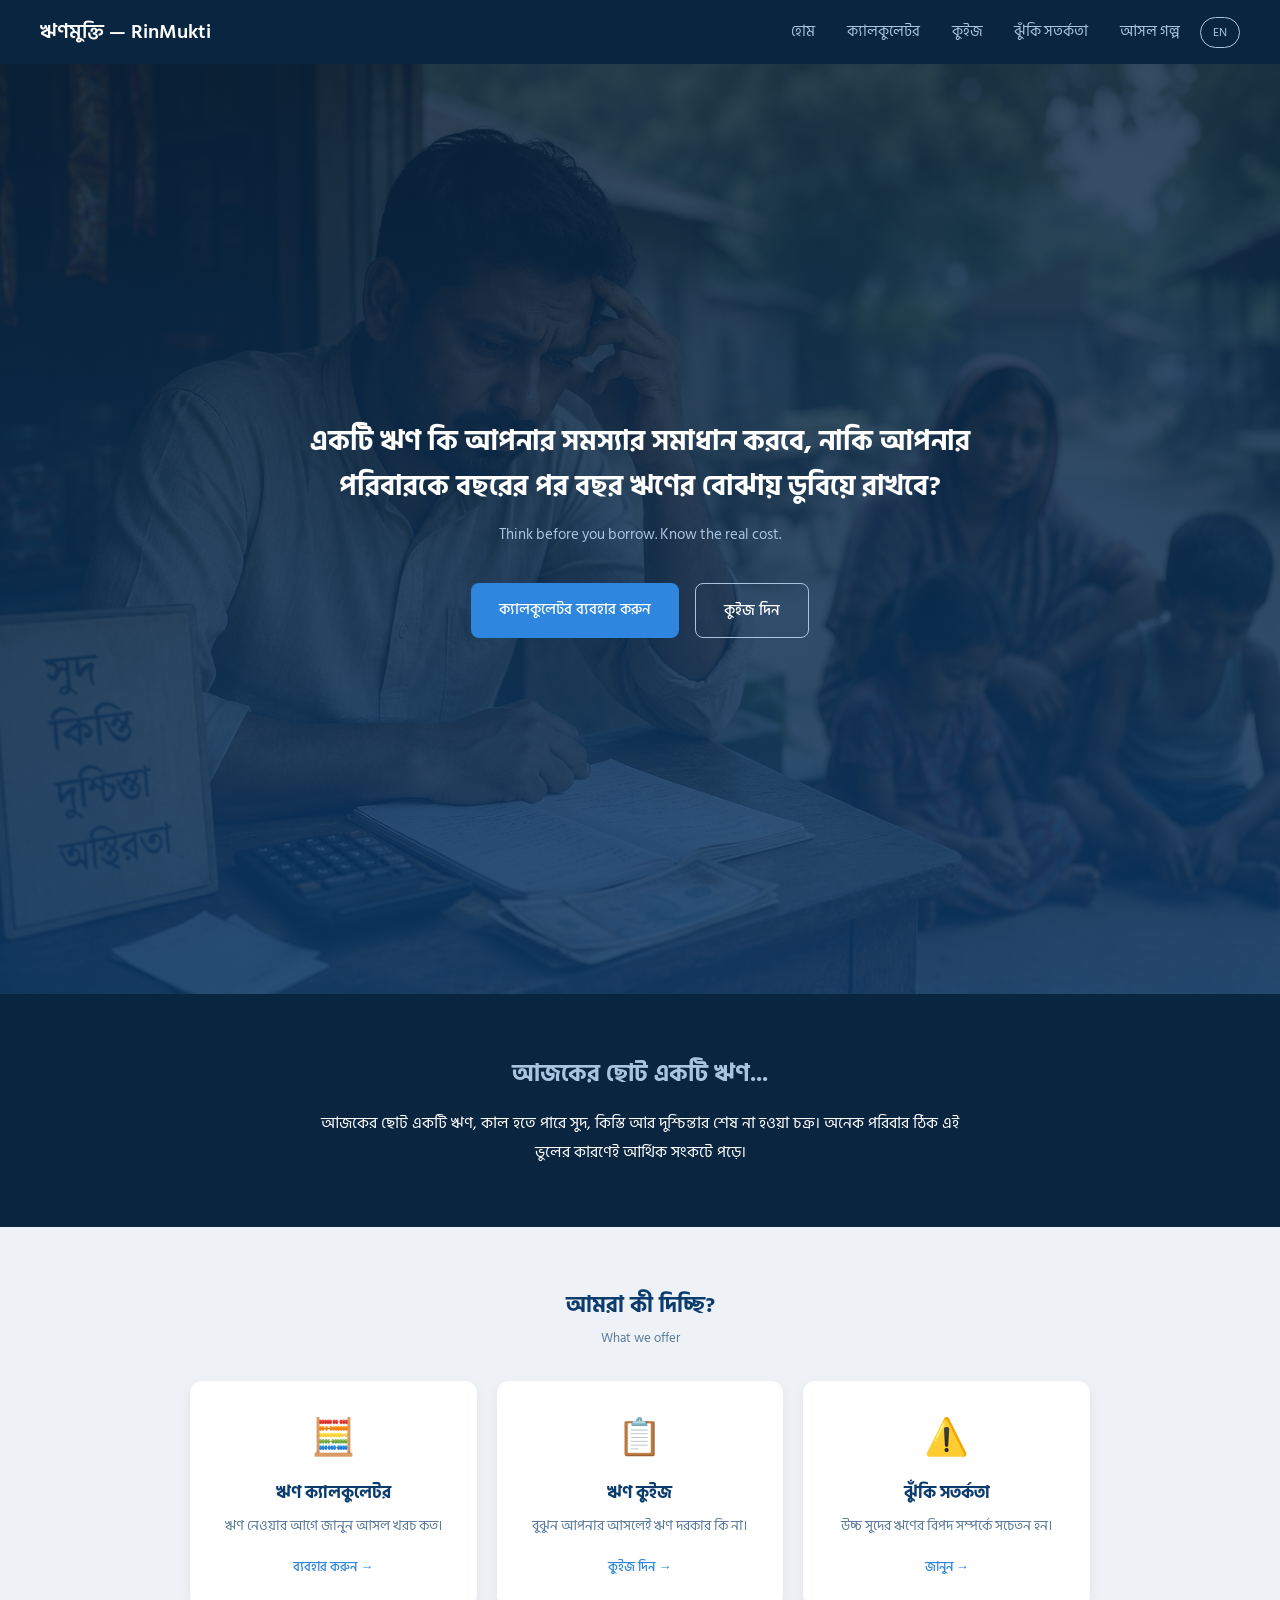
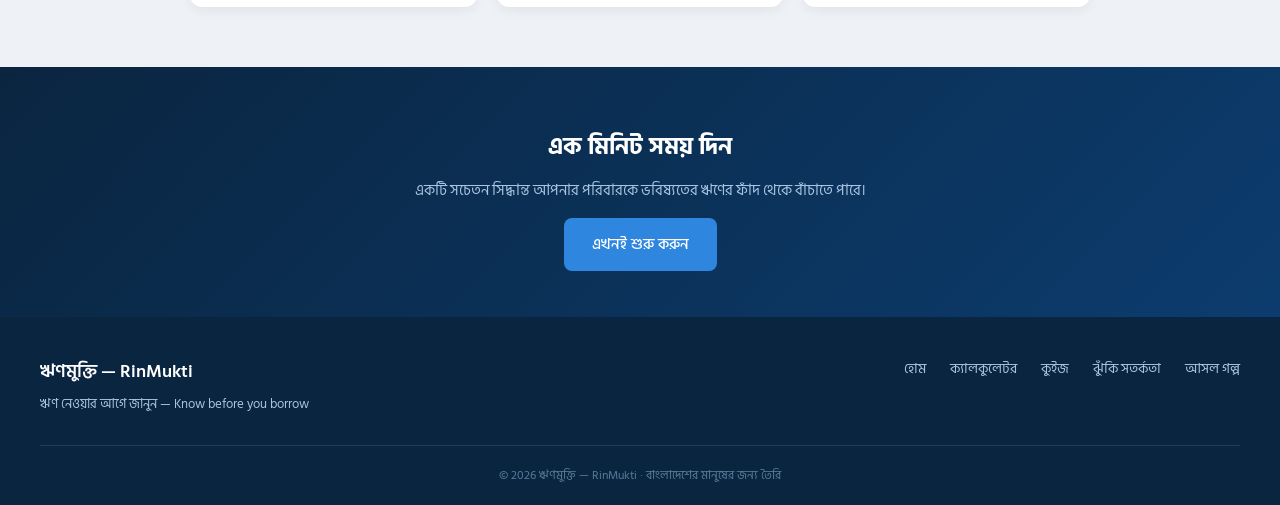
<file: index.html>
<!DOCTYPE html>
<html>

  <head>
    <title>ঋণমুক্তি — RinMukti</title>
    <link rel="stylesheet" href="style.css">
    
  </head>

  <body>

    <!-- NAVIGATION -->
    <nav class="navbar">
  <a href="index.html" class="nav-logo">ঋণমুক্তি — RinMukti</a>
  <div class="nav-links">
    <a href="index.html">হোম</a>
    <a href="calculator.html">ক্যালকুলেটর</a>
    <a href="quiz.html">কুইজ</a>
    <a href="danger.html">ঝুঁকি সতর্কতা</a>
    <a href="stories.html">আসল গল্প</a>
    <button class="lang-toggle" id="langToggle" onclick="toggleLanguage()">EN</button>
  </div>
</nav>

    <!-- HERO SECTION -->
    <section class="hero">
      <h1>একটি ঋণ কি আপনার সমস্যার সমাধান করবে, নাকি আপনার পরিবারকে বছরের পর বছর ঋণের বোঝায় ডুবিয়ে রাখবে?</h1>
      <p>Think before you borrow. Know the real cost.</p>
      <div class="hero-buttons">
        <a href="calculator.html" class="btn-primary">ক্যালকুলেটর ব্যবহার করুন</a>
        <a href="quiz.html" class="btn-secondary">কুইজ দিন</a>
      </div>
    </section>

    <!-- PROBLEM SECTION -->
    <section class="problem">
      <h2>আজকের ছোট একটি ঋণ...</h2>
      <p>আজকের ছোট একটি ঋণ, কাল হতে পারে সুদ, কিস্তি আর দুশ্চিন্তার শেষ না হওয়া চক্র। অনেক পরিবার ঠিক এই ভুলের কারণেই আর্থিক সংকটে পড়ে।</p>
    </section>

    <!-- FEATURES SECTION -->
<section class="features">

  <h2>আমরা কী দিচ্ছি?</h2>
  <p class="features-subtitle">What we offer</p>

  <div class="features-grid">

    <a href="calculator.html" class="feature-link">
      <div class="feature-card">
        <div class="feature-icon">🧮</div>
        <h3>ঋণ ক্যালকুলেটর</h3>
        <p>ঋণ নেওয়ার আগে জানুন আসল খরচ কত।</p>
        <span class="feature-cta">ব্যবহার করুন →</span>
      </div>
    </a>

    <a href="quiz.html" class="feature-link">
      <div class="feature-card">
        <div class="feature-icon">📋</div>
        <h3>ঋণ কুইজ</h3>
        <p>বুঝুন আপনার আসলেই ঋণ দরকার কি না।</p>
        <span class="feature-cta">কুইজ দিন →</span>
      </div>
    </a>

    <a href="danger.html" class="feature-link">
      <div class="feature-card">
        <div class="feature-icon">⚠️</div>
        <h3>ঝুঁকি সতর্কতা</h3>
        <p>উচ্চ সুদের ঋণের বিপদ সম্পর্কে সচেতন হন।</p>
        <span class="feature-cta">জানুন →</span>
      </div>
    </a>

  </div>

</section>

    <!-- CALL TO ACTION -->
    <section class="cta">
      <h2>এক মিনিট সময় দিন</h2>
      <p>একটি সচেতন সিদ্ধান্ত আপনার পরিবারকে ভবিষ্যতের ঋণের ফাঁদ থেকে বাঁচাতে পারে।</p>
      <a href="calculator.html" class="btn-primary">এখনই শুরু করুন</a>
    </section>

    <!-- FOOTER -->
<footer class="footer">
  <div class="footer-top">
    <div class="footer-brand">
      <div class="footer-logo">ঋণমুক্তি — RinMukti</div>
      <p class="footer-tagline">ঋণ নেওয়ার আগে জানুন — Know before you borrow</p>
    </div>
    <div class="footer-links">
      <a href="index.html">হোম</a>
      <a href="calculator.html">ক্যালকুলেটর</a>
      <a href="quiz.html">কুইজ</a>
      <a href="danger.html">ঝুঁকি সতর্কতা</a>
      <a href="stories.html">আসল গল্প</a>
    </div>
  </div>
  <div class="footer-bottom">
    <p>© 2026 ঋণমুক্তি — RinMukti · বাংলাদেশের মানুষের জন্য তৈরি</p>
  </div>
</footer>
<script src="lang.js"></script>
  </body>

</html>
</file>
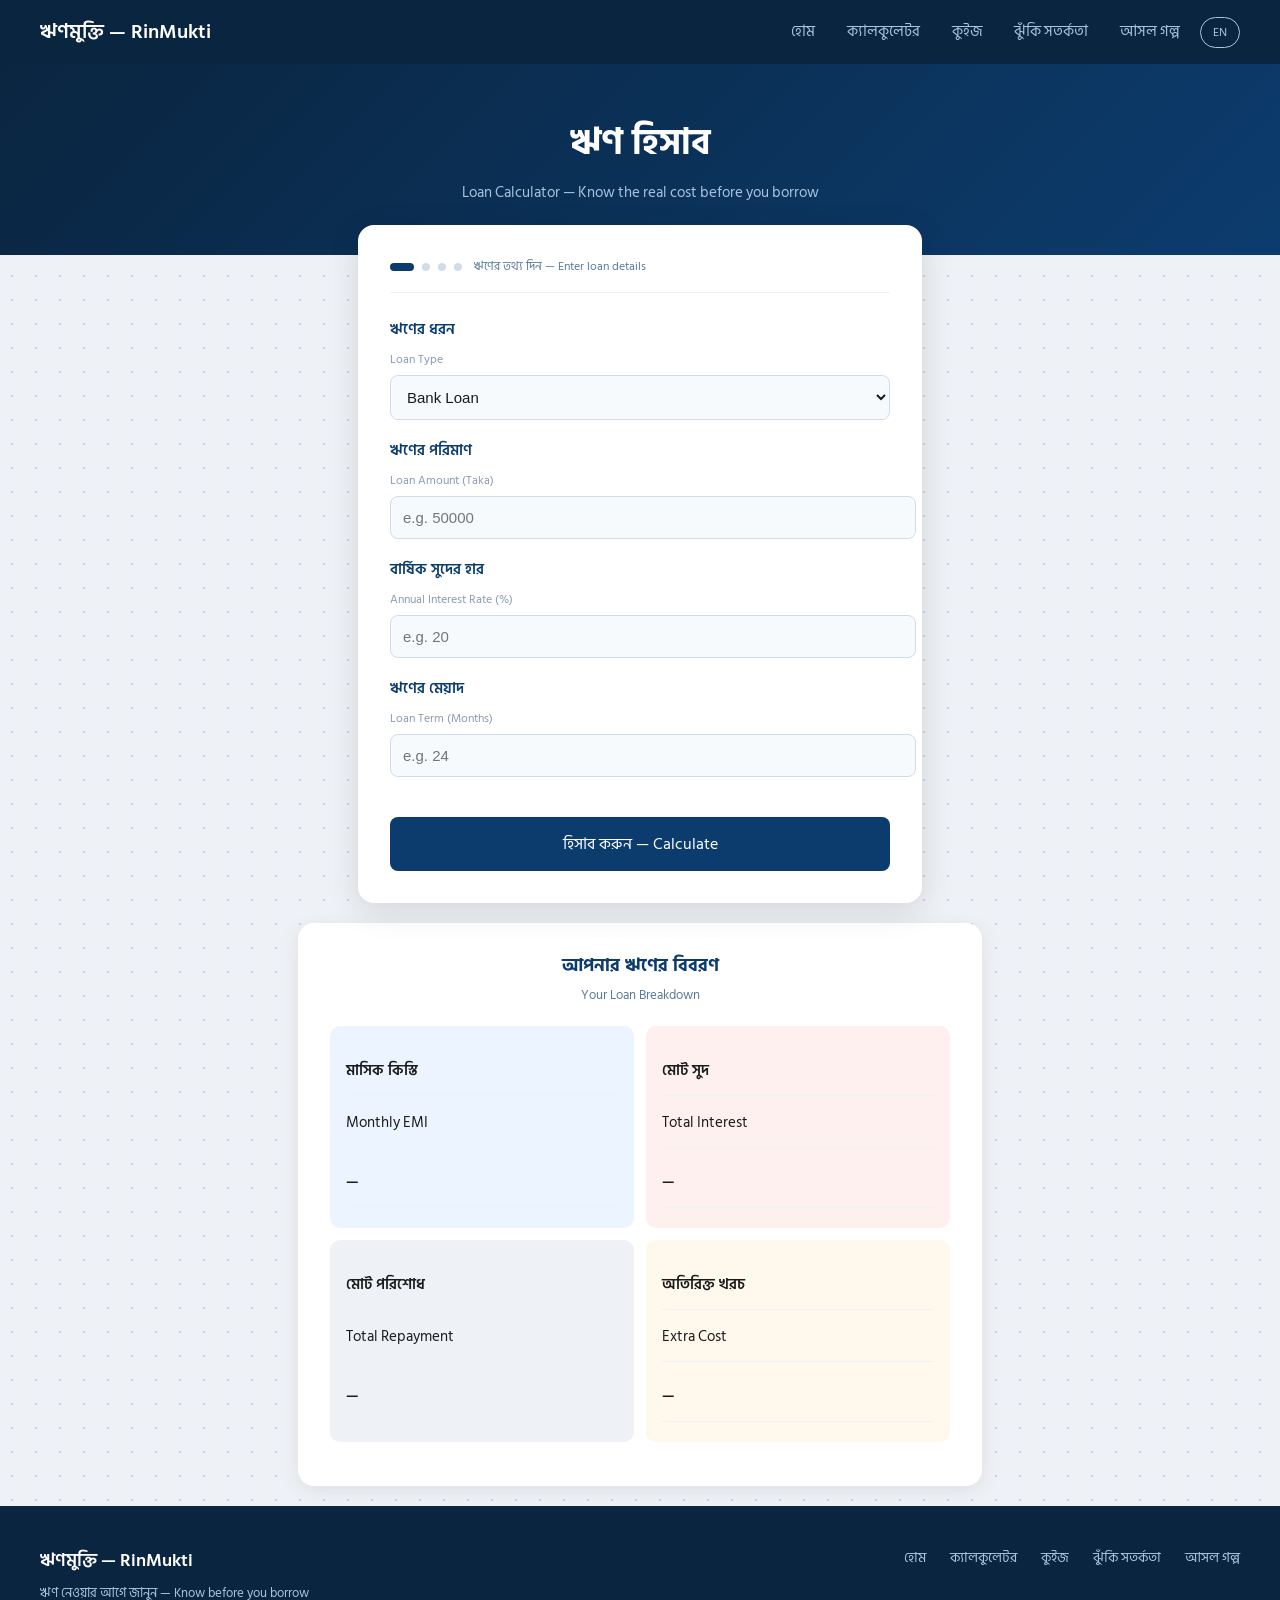
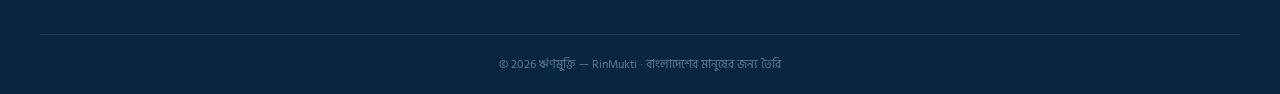
<file: calculator.html>
<!DOCTYPE html>

<html>
    <head>
        <title>ক্যালকুলেটর — RinMukti</title>
        <link rel="stylesheet" href="style.css">
        
    </head>
    <body class="calculator-page">

        <nav class="navbar">
  <a href="index.html" class="nav-logo">ঋণমুক্তি — RinMukti</a>
  <div class="nav-links">
    <a href="index.html">হোম</a>
    <a href="calculator.html">ক্যালকুলেটর</a>
    <a href="quiz.html">কুইজ</a>
    <a href="danger.html">ঝুঁকি সতর্কতা</a>
    <a href="stories.html">আসল গল্প</a>
    <button class="lang-toggle" id="langToggle" onclick="toggleLanguage()">EN</button>
  </div>
</nav>
       <!-- CALCULATOR HERO -->
<div class="calc-hero">
  <h1>ঋণ হিসাব</h1>
  <p>Loan Calculator — Know the real cost before you borrow</p>
</div>

        <div class="calculator">

            <div class="calc-step">
  <div class="step-dot active"></div>
  <div class="step-dot"></div>
  <div class="step-dot"></div>
  <div class="step-dot"></div>
  <span class="step-text">ঋণের তথ্য দিন — Enter loan details</span>
</div>

  <div class="field">
    <span class="label-bn">ঋণের ধরন</span>
    <span class="label-en">Loan Type</span>
    <select id="loanType">
      <option value="bank">Bank Loan</option>
      <option value="ngo">NGO / MFI Loan</option>
      <option value="personal">Personal Loan</option>
    </select>
  </div>

  <div class="field">
    <span class="label-bn">ঋণের পরিমাণ</span>
    <span class="label-en">Loan Amount (Taka)</span>
    <input type="number" id="amount" placeholder="e.g. 50000">
  </div>

  <div class="field">
    <span class="label-bn">বার্ষিক সুদের হার</span>
    <span class="label-en">Annual Interest Rate (%)</span>
    <input type="number" id="rate" placeholder="e.g. 20">
  </div>

  <div class="field">
    <span class="label-bn">ঋণের মেয়াদ</span>
    <span class="label-en">Loan Term (Months)</span>
    <input type="number" id="month" placeholder="e.g. 24">
  </div>

  <button onclick="calculate()">হিসাব করুন — Calculate</button>

</div>

        
        
        <!-- RESULTS SECTION -->
<div id="results">

  <h2 class="results-title">আপনার ঋণের বিবরণ
    <span>Your Loan Breakdown</span>
  </h2>

  <div class="results-grid">

    <div class="result-card blue">
      <p class="result-label">মাসিক কিস্তি</p>
      <p class="result-sublabel">Monthly EMI</p>
      <p class="result-value" id="emi">—</p>
    </div>

    <div class="result-card red">
      <p class="result-label">মোট সুদ</p>
      <p class="result-sublabel">Total Interest</p>
      <p class="result-value" id="totalinterest">—</p>
    </div>

    <div class="result-card dark">
      <p class="result-label">মোট পরিশোধ</p>
      <p class="result-sublabel">Total Repayment</p>
      <p class="result-value" id="totalpayment">—</p>
    </div>

    <div class="result-card orange">
      <p class="result-label">অতিরিক্ত খরচ</p>
      <p class="result-sublabel">Extra Cost</p>
      <p class="result-value" id="extracost">—</p>
    </div>

  </div>
<!-- WARNING POPUP -->
<div class="popup-overlay" id="popupOverlay">
  <div class="popup-card">

    <div class="popup-header">
      ⚠️ বিপদ সংকেত!
      <span>Danger Alert</span>
    </div>

    <p class="popup-bn">আপনি যে সুদের হারে ঋণ নিতে যাচ্ছেন সেটি অত্যন্ত বিপজ্জনক। বাংলাদেশের অনেক NGO এবং MFI এই হারে ঋণ দিয়ে পরিবারগুলোকে বছরের পর বছর ঋণের ফাঁদে আটকে রাখে।</p>

    <p class="popup-en">The interest rate you are about to borrow at is dangerously high. Many NGOs and MFIs in Bangladesh use rates like this to trap families in debt for years.</p>

    <div class="popup-fact">
      <span id="popupFactBn">আপনি ধার করছেন কিন্তু ফেরত দিচ্ছেন আরও বেশি।</span>
      <span id="popupFactEn">You are borrowing but paying back much more.</span>
    </div>

    <div class="popup-buttons">
      <button class="btn-reconsider" onclick="closePopup()">✅ পুনরায় ভাবব — Let me reconsider</button>
      <button class="btn-proceed" onclick="proceedAnyway()">তারপরও নিতে চাই — Proceed anyway</button>
    </div>

  </div>
</div>

<!-- SHARE SECTION -->
<div class="share-section" id="shareSection" style="display:none;">
  <p class="share-label">এই ফলাফল শেয়ার করুন — Share this result</p>
  <div class="share-buttons">
    <a id="whatsappShare" href="#" target="_blank" class="share-btn whatsapp">
      📲 WhatsApp-এ শেয়ার করুন
    </a>
    <a id="facebookShare" href="#" target="_blank" class="share-btn facebook">
      📘 Facebook-এ শেয়ার করুন
    </a>
  </div>
</div>

</div>
        <script src="script.js"></script>
        <!-- FOOTER -->
<footer class="footer">
  <div class="footer-top">
    <div class="footer-brand">
      <div class="footer-logo">ঋণমুক্তি — RinMukti</div>
      <p class="footer-tagline">ঋণ নেওয়ার আগে জানুন — Know before you borrow</p>
    </div>
    <div class="footer-links">
      <a href="index.html">হোম</a>
      <a href="calculator.html">ক্যালকুলেটর</a>
      <a href="quiz.html">কুইজ</a>
      <a href="danger.html">ঝুঁকি সতর্কতা</a>
      <a href="stories.html">আসল গল্প</a>
    </div>
  </div>
  <div class="footer-bottom">
    <p>© 2026 ঋণমুক্তি — RinMukti · বাংলাদেশের মানুষের জন্য তৈরি</p>
  </div>
</footer>
<script src="lang.js"></script>
    </body>
</html>
</file>
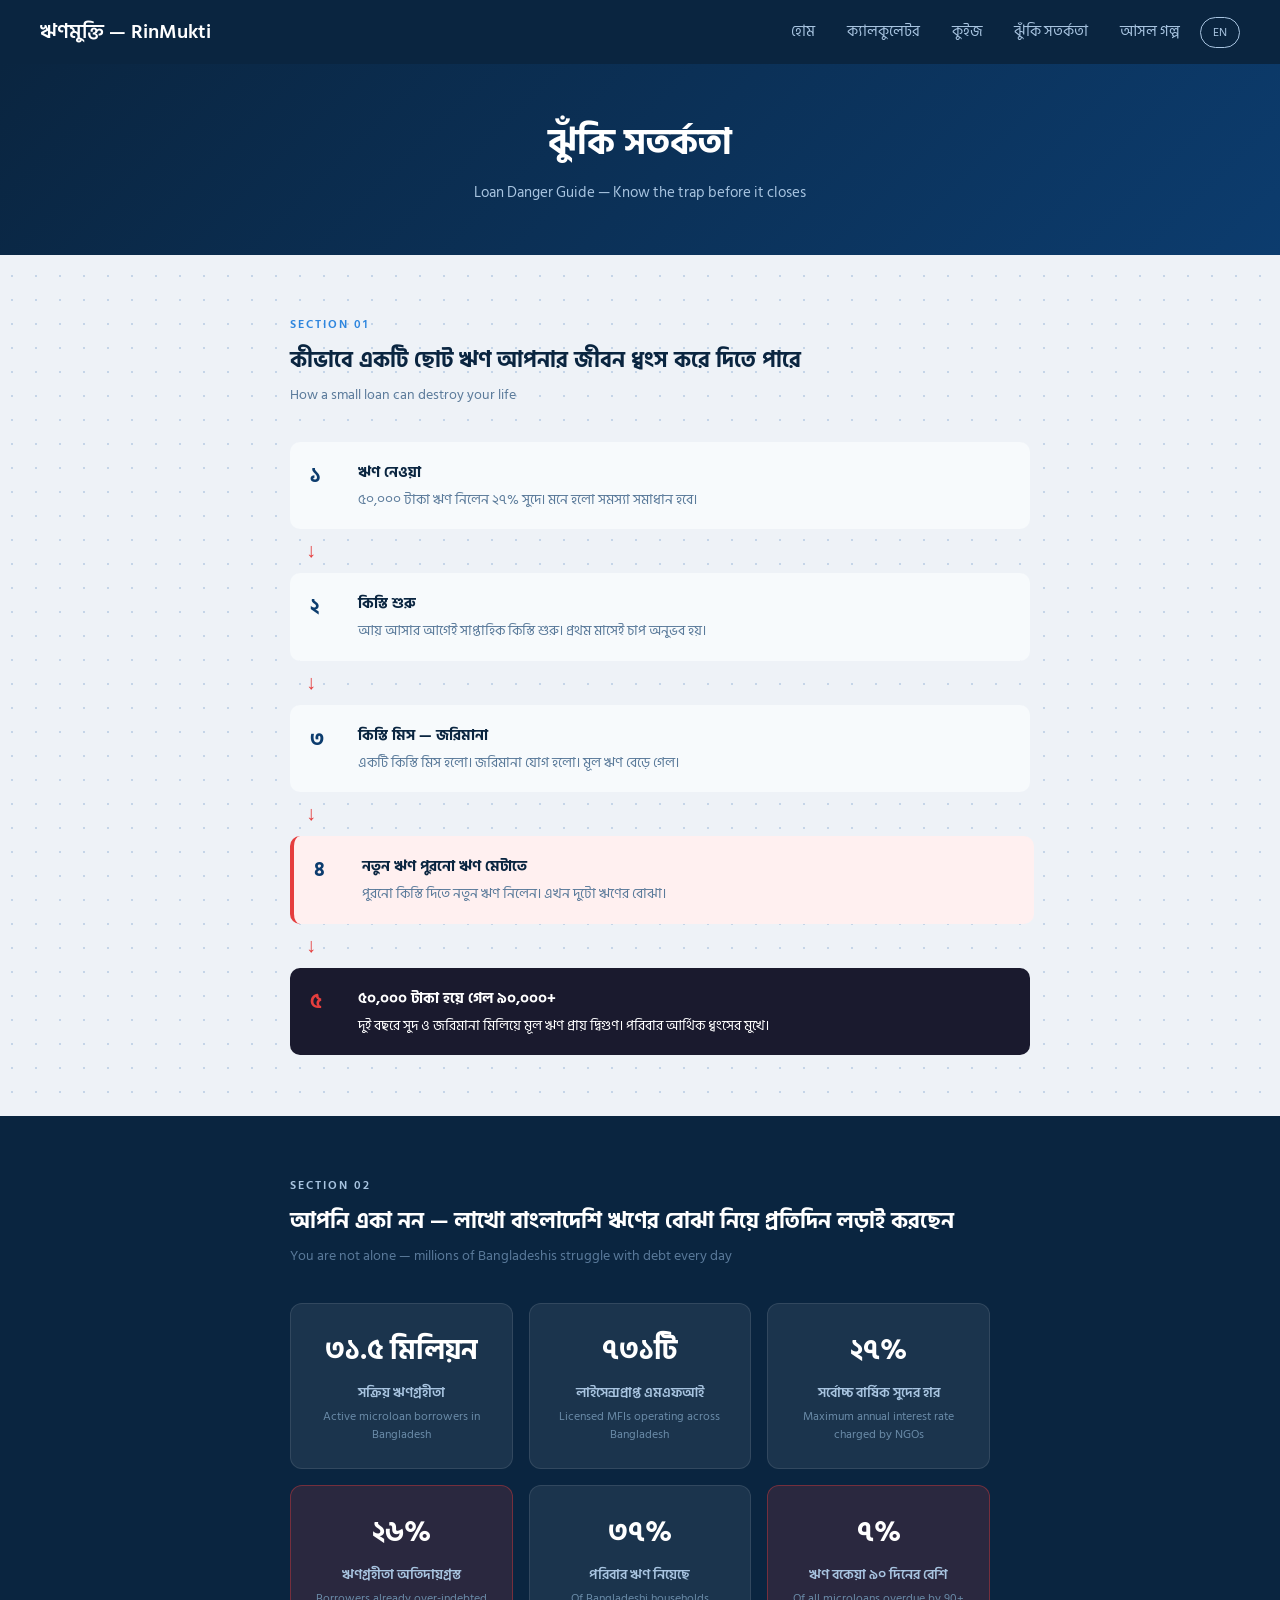
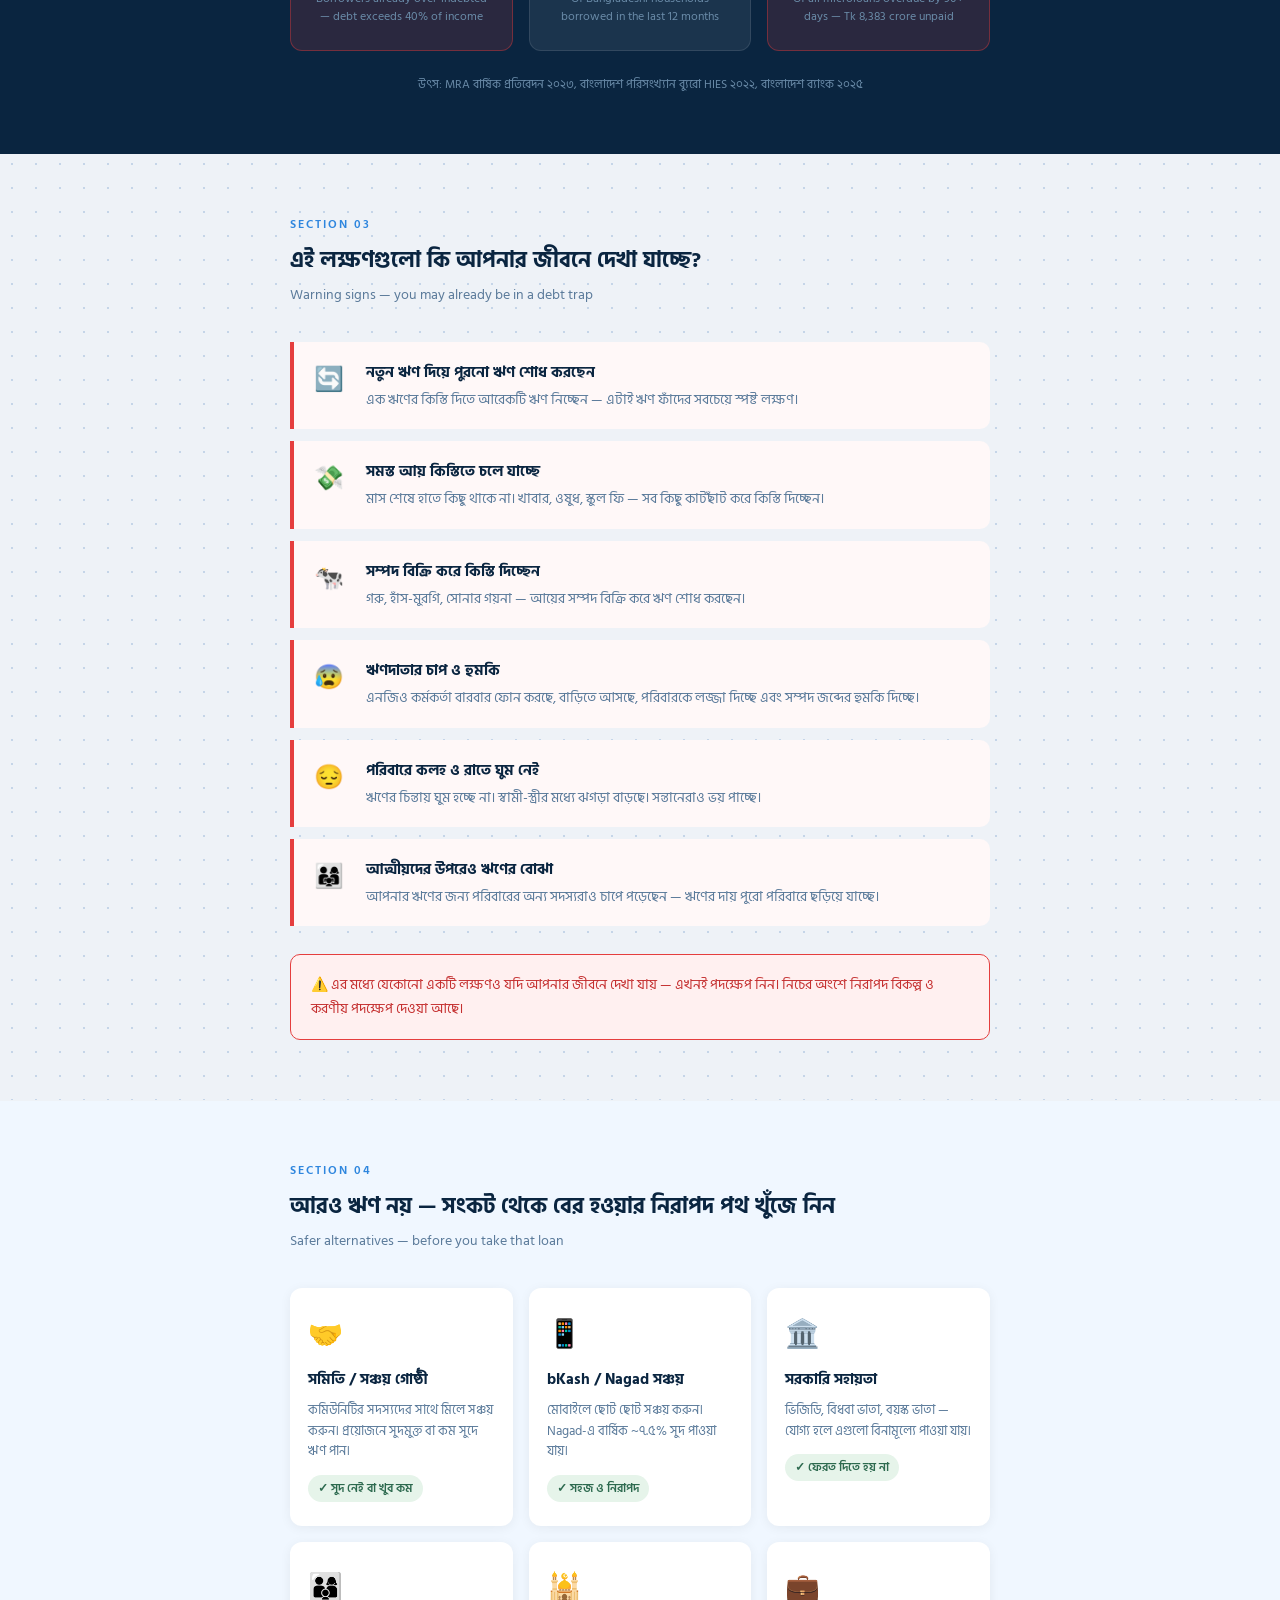
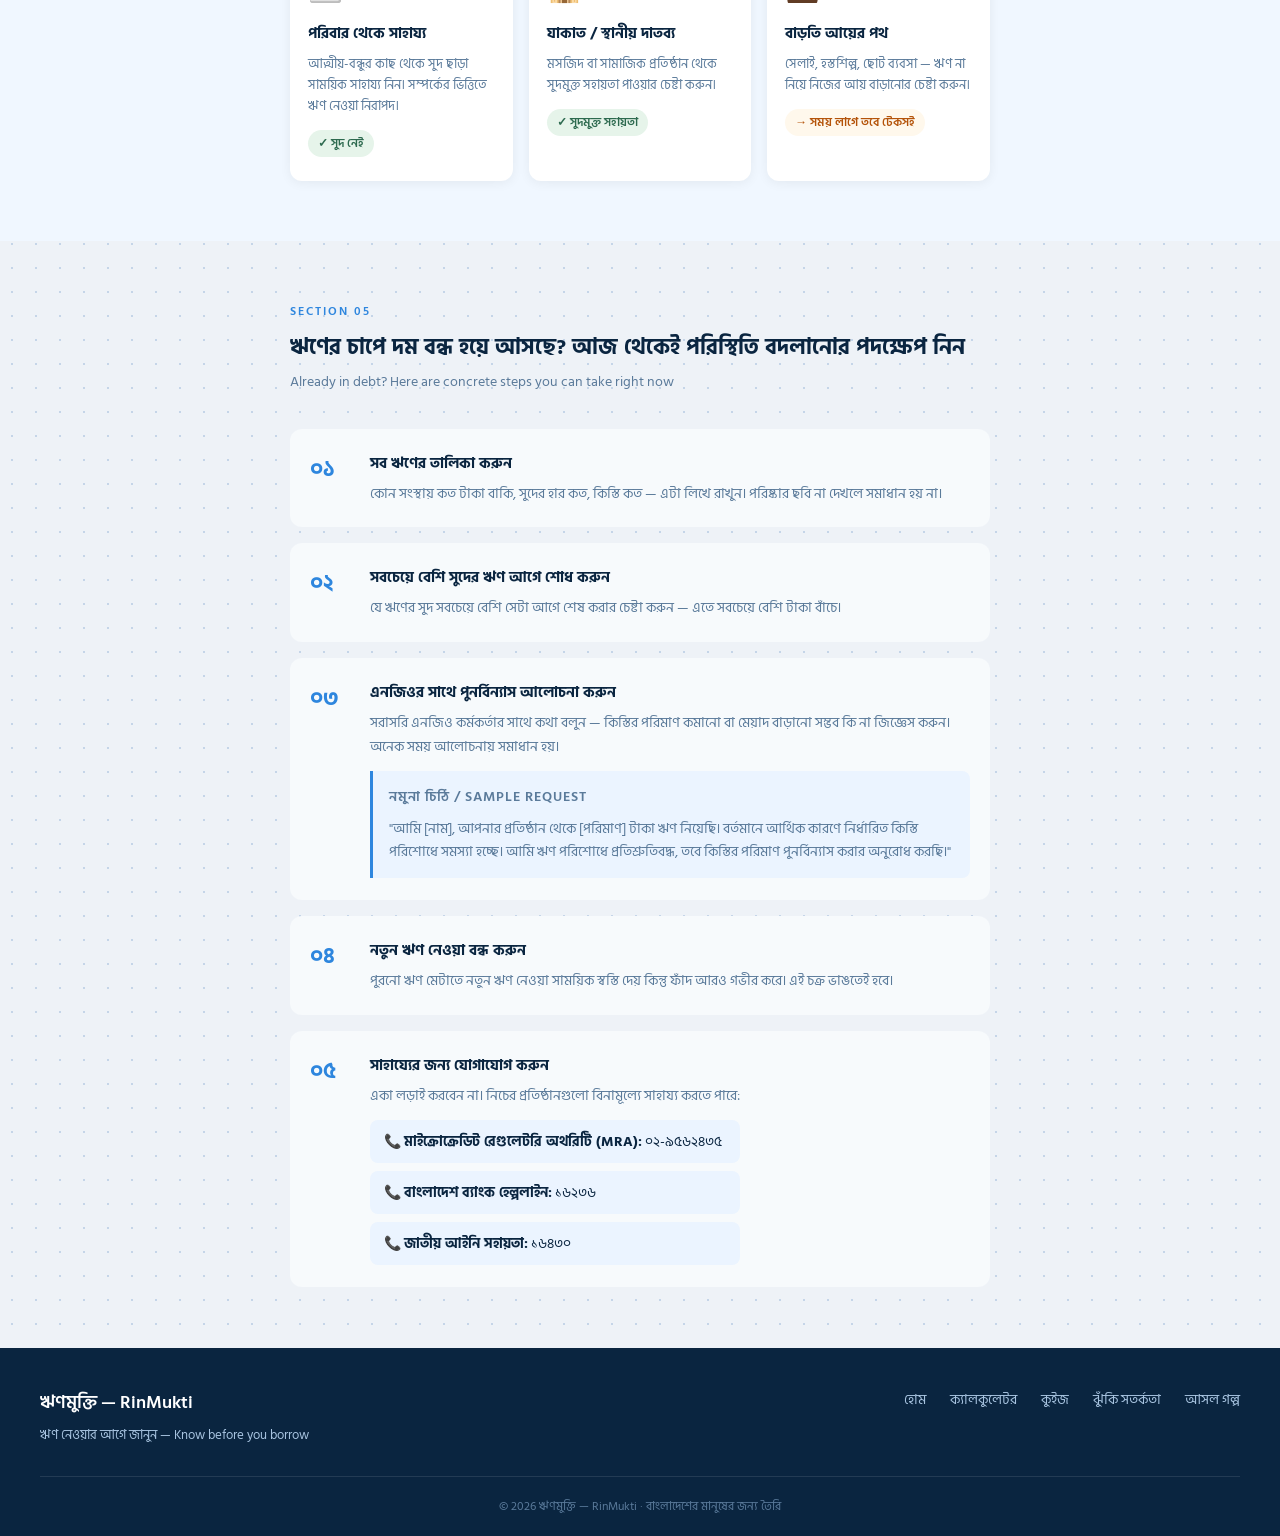
<file: danger.html>
<!DOCTYPE html>
<html>

  <head>
    <title>ঝুঁকি সতর্কতা — RinMukti</title>
    <link rel="stylesheet" href="style.css">
    
  </head>

  <body class="dark-page">

    <nav class="navbar">
  <a href="index.html" class="nav-logo">ঋণমুক্তি — RinMukti</a>
  <div class="nav-links">
    <a href="index.html">হোম</a>
    <a href="calculator.html">ক্যালকুলেটর</a>
    <a href="quiz.html">কুইজ</a>
    <a href="danger.html">ঝুঁকি সতর্কতা</a>
    <a href="stories.html">আসল গল্প</a>
    <button class="lang-toggle" id="langToggle" onclick="toggleLanguage()">EN</button>
  </div>
</nav>

    <div class="calc-hero">
      <h1>ঝুঁকি সতর্কতা</h1>
      <p>Loan Danger Guide — Know the trap before it closes</p>
    </div>

    <!-- CONTENT GOES HERE -->
     <!-- SECTION 1: HOW THE TRAP WORKS -->
<section class="danger-section">
  <div class="danger-container">

    <div class="section-label">Section 01</div>
    <h2 class="section-title-bn">কীভাবে একটি ছোট ঋণ আপনার জীবন ধ্বংস করে দিতে পারে</h2>
    <p class="section-title-en">How a small loan can destroy your life</p>

    <div class="trap-steps">

      <div class="trap-step">
        <div class="step-number">১</div>
        <div class="step-content">
          <h3>ঋণ নেওয়া</h3>
          <p>৫০,০০০ টাকা ঋণ নিলেন ২৭% সুদে। মনে হলো সমস্যা সমাধান হবে।</p>
        </div>
      </div>

      <div class="trap-arrow">↓</div>

      <div class="trap-step">
        <div class="step-number">২</div>
        <div class="step-content">
          <h3>কিস্তি শুরু</h3>
          <p>আয় আসার আগেই সাপ্তাহিক কিস্তি শুরু। প্রথম মাসেই চাপ অনুভব হয়।</p>
        </div>
      </div>

      <div class="trap-arrow">↓</div>

      <div class="trap-step">
        <div class="step-number">৩</div>
        <div class="step-content">
          <h3>কিস্তি মিস — জরিমানা</h3>
          <p>একটি কিস্তি মিস হলো। জরিমানা যোগ হলো। মূল ঋণ বেড়ে গেল।</p>
        </div>
      </div>

      <div class="trap-arrow">↓</div>

      <div class="trap-step danger">
        <div class="step-number">৪</div>
        <div class="step-content">
          <h3>নতুন ঋণ পুরনো ঋণ মেটাতে</h3>
          <p>পুরনো কিস্তি দিতে নতুন ঋণ নিলেন। এখন দুটো ঋণের বোঝা।</p>
        </div>
      </div>

      <div class="trap-arrow">↓</div>

      <div class="trap-step final">
        <div class="step-number">৫</div>
        <div class="step-content">
          <h3>৫০,০০০ টাকা হয়ে গেল ৯০,০০০+</h3>
          <p>দুই বছরে সুদ ও জরিমানা মিলিয়ে মূল ঋণ প্রায় দ্বিগুণ। পরিবার আর্থিক ধ্বংসের মুখে।</p>
        </div>
      </div>

    </div>
  </div>
</section>

<!-- SECTION 2: REAL STATISTICS -->
<section class="danger-section" style="background-color: #0A2540;">
  <div class="danger-container">

    <div class="section-label" style="color: #A8C4E0;">Section 02</div>
    <h2 class="section-title-bn" style="color: #ffffff;">আপনি একা নন — লাখো বাংলাদেশি ঋণের বোঝা নিয়ে প্রতিদিন লড়াই করছেন</h2>
    <p class="section-title-en">You are not alone — millions of Bangladeshis struggle with debt every day</p>

    <div class="stats-grid">

      <div class="stat-card">
        <div class="stat-number">৩১.৫ মিলিয়ন</div>
        <div class="stat-label-bn">সক্রিয় ঋণগ্রহীতা</div>
        <div class="stat-label-en">Active microloan borrowers in Bangladesh</div>
      </div>

      <div class="stat-card">
        <div class="stat-number">৭৩১টি</div>
        <div class="stat-label-bn">লাইসেন্সপ্রাপ্ত এমএফআই</div>
        <div class="stat-label-en">Licensed MFIs operating across Bangladesh</div>
      </div>

      <div class="stat-card">
        <div class="stat-number">২৭%</div>
        <div class="stat-label-bn">সর্বোচ্চ বার্ষিক সুদের হার</div>
        <div class="stat-label-en">Maximum annual interest rate charged by NGOs</div>
      </div>

      <div class="stat-card highlight">
        <div class="stat-number">২৬%</div>
        <div class="stat-label-bn">ঋণগ্রহীতা অতিদায়গ্রস্ত</div>
        <div class="stat-label-en">Borrowers already over-indebted — debt exceeds 40% of income</div>
      </div>

      <div class="stat-card">
        <div class="stat-number">৩৭%</div>
        <div class="stat-label-bn">পরিবার ঋণ নিয়েছে</div>
        <div class="stat-label-en">Of Bangladeshi households borrowed in the last 12 months</div>
      </div>

      <div class="stat-card highlight">
        <div class="stat-number">৭%</div>
        <div class="stat-label-bn">ঋণ বকেয়া ৯০ দিনের বেশি</div>
        <div class="stat-label-en">Of all microloans overdue by 90+ days — Tk 8,383 crore unpaid</div>
      </div>

    </div>

    <p class="stats-source">উৎস: MRA বার্ষিক প্রতিবেদন ২০২৩, বাংলাদেশ পরিসংখ্যান ব্যুরো HIES ২০২২, বাংলাদেশ ব্যাংক ২০২৫</p>

  </div>
</section>

<!-- SECTION 3: WARNING SIGNS -->
<section class="danger-section">
  <div class="danger-container">

    <div class="section-label">Section 03</div>
    <h2 class="section-title-bn">এই লক্ষণগুলো কি আপনার জীবনে দেখা যাচ্ছে?</h2>
    <p class="section-title-en">Warning signs — you may already be in a debt trap</p>

    <div class="warning-list">

      <div class="warning-item">
        <div class="warning-icon">🔄</div>
        <div class="warning-text">
          <h3>নতুন ঋণ দিয়ে পুরনো ঋণ শোধ করছেন</h3>
          <p>এক ঋণের কিস্তি দিতে আরেকটি ঋণ নিচ্ছেন — এটাই ঋণ ফাঁদের সবচেয়ে স্পষ্ট লক্ষণ।</p>
        </div>
      </div>

      <div class="warning-item">
        <div class="warning-icon">💸</div>
        <div class="warning-text">
          <h3>সমস্ত আয় কিস্তিতে চলে যাচ্ছে</h3>
          <p>মাস শেষে হাতে কিছু থাকে না। খাবার, ওষুধ, স্কুল ফি — সব কিছু কাটছাঁট করে কিস্তি দিচ্ছেন।</p>
        </div>
      </div>

      <div class="warning-item">
        <div class="warning-icon">🐄</div>
        <div class="warning-text">
          <h3>সম্পদ বিক্রি করে কিস্তি দিচ্ছেন</h3>
          <p>গরু, হাঁস-মুরগি, সোনার গয়না — আয়ের সম্পদ বিক্রি করে ঋণ শোধ করছেন।</p>
        </div>
      </div>

      <div class="warning-item">
        <div class="warning-icon">😰</div>
        <div class="warning-text">
          <h3>ঋণদাতার চাপ ও হুমকি</h3>
          <p>এনজিও কর্মকর্তা বারবার ফোন করছে, বাড়িতে আসছে, পরিবারকে লজ্জা দিচ্ছে এবং সম্পদ জব্দের হুমকি দিচ্ছে।</p>
        </div>
      </div>

      <div class="warning-item">
        <div class="warning-icon">😔</div>
        <div class="warning-text">
          <h3>পরিবারে কলহ ও রাতে ঘুম নেই</h3>
          <p>ঋণের চিন্তায় ঘুম হচ্ছে না। স্বামী-স্ত্রীর মধ্যে ঝগড়া বাড়ছে। সন্তানেরাও ভয় পাচ্ছে।</p>
        </div>
      </div>

      <div class="warning-item">
        <div class="warning-icon">👨‍👩‍👧</div>
        <div class="warning-text">
          <h3>আত্মীয়দের উপরেও ঋণের বোঝা</h3>
          <p>আপনার ঋণের জন্য পরিবারের অন্য সদস্যরাও চাপে পড়েছেন — ঋণের দায় পুরো পরিবারে ছড়িয়ে যাচ্ছে।</p>
        </div>
      </div>

    </div>

    <div class="warning-callout">
      ⚠️ এর মধ্যে যেকোনো একটি লক্ষণও যদি আপনার জীবনে দেখা যায় — এখনই পদক্ষেপ নিন।
      নিচের অংশে নিরাপদ বিকল্প ও করণীয় পদক্ষেপ দেওয়া আছে।
    </div>

  </div>
</section>

<!-- SECTION 4: SAFER ALTERNATIVES -->
<section class="danger-section" style="background-color: #F0F7FF;">
  <div class="danger-container">

    <div class="section-label">Section 04</div>
    <h2 class="section-title-bn">আরও ঋণ নয় — সংকট থেকে বের হওয়ার নিরাপদ পথ খুঁজে নিন</h2>
    <p class="section-title-en">Safer alternatives — before you take that loan</p>

    <div class="alt-grid">

      <div class="alt-card">
        <div class="alt-icon">🤝</div>
        <h3>সমিতি / সঞ্চয় গোষ্ঠী</h3>
        <p class="alt-desc-bn">কমিউনিটির সদস্যদের সাথে মিলে সঞ্চয় করুন। প্রয়োজনে সুদমুক্ত বা কম সুদে ঋণ পান।</p>
        <div class="alt-tag good">✓ সুদ নেই বা খুব কম</div>
      </div>

      <div class="alt-card">
        <div class="alt-icon">📱</div>
        <h3>bKash / Nagad সঞ্চয়</h3>
        <p class="alt-desc-bn">মোবাইলে ছোট ছোট সঞ্চয় করুন। Nagad-এ বার্ষিক ~৭.৫% সুদ পাওয়া যায়।</p>
        <div class="alt-tag good">✓ সহজ ও নিরাপদ</div>
      </div>

      <div class="alt-card">
        <div class="alt-icon">🏛️</div>
        <h3>সরকারি সহায়তা</h3>
        <p class="alt-desc-bn">ভিজিডি, বিধবা ভাতা, বয়স্ক ভাতা — যোগ্য হলে এগুলো বিনামূল্যে পাওয়া যায়।</p>
        <div class="alt-tag good">✓ ফেরত দিতে হয় না</div>
      </div>

      <div class="alt-card">
        <div class="alt-icon">👨‍👩‍👦</div>
        <h3>পরিবার থেকে সাহায্য</h3>
        <p class="alt-desc-bn">আত্মীয়-বন্ধুর কাছ থেকে সুদ ছাড়া সাময়িক সাহায্য নিন। সম্পর্কের ভিত্তিতে ঋণ নেওয়া নিরাপদ।</p>
        <div class="alt-tag good">✓ সুদ নেই</div>
      </div>

      <div class="alt-card">
        <div class="alt-icon">🕌</div>
        <h3>যাকাত / স্থানীয় দাতব্য</h3>
        <p class="alt-desc-bn">মসজিদ বা সামাজিক প্রতিষ্ঠান থেকে সুদমুক্ত সহায়তা পাওয়ার চেষ্টা করুন।</p>
        <div class="alt-tag good">✓ সুদমুক্ত সহায়তা</div>
      </div>

      <div class="alt-card">
        <div class="alt-icon">💼</div>
        <h3>বাড়তি আয়ের পথ</h3>
        <p class="alt-desc-bn">সেলাই, হস্তশিল্প, ছোট ব্যবসা — ঋণ না নিয়ে নিজের আয় বাড়ানোর চেষ্টা করুন।</p>
        <div class="alt-tag neutral">→ সময় লাগে তবে টেকসই</div>
      </div>

    </div>

  </div>
</section>

<!-- SECTION 5: ALREADY IN DEBT -->
<section class="danger-section">
  <div class="danger-container">

    <div class="section-label">Section 05</div>
    <h2 class="section-title-bn">ঋণের চাপে দম বন্ধ হয়ে আসছে? আজ থেকেই পরিস্থিতি বদলানোর পদক্ষেপ নিন</h2>
    <p class="section-title-en">Already in debt? Here are concrete steps you can take right now</p>

    <div class="steps-list">

      <div class="action-step">
        <div class="action-number">০১</div>
        <div class="action-content">
          <h3>সব ঋণের তালিকা করুন</h3>
          <p>কোন সংস্থায় কত টাকা বাকি, সুদের হার কত, কিস্তি কত — এটা লিখে রাখুন। পরিষ্কার ছবি না দেখলে সমাধান হয় না।</p>
        </div>
      </div>

      <div class="action-step">
        <div class="action-number">০২</div>
        <div class="action-content">
          <h3>সবচেয়ে বেশি সুদের ঋণ আগে শোধ করুন</h3>
          <p>যে ঋণের সুদ সবচেয়ে বেশি সেটা আগে শেষ করার চেষ্টা করুন — এতে সবচেয়ে বেশি টাকা বাঁচে।</p>
        </div>
      </div>

      <div class="action-step">
        <div class="action-number">০৩</div>
        <div class="action-content">
          <h3>এনজিওর সাথে পুনর্বিন্যাস আলোচনা করুন</h3>
          <p>সরাসরি এনজিও কর্মকর্তার সাথে কথা বলুন — কিস্তির পরিমাণ কমানো বা মেয়াদ বাড়ানো সম্ভব কি না জিজ্ঞেস করুন। অনেক সময় আলোচনায় সমাধান হয়।</p>
          <div class="sample-letter">
            <p class="letter-label">নমুনা চিঠি / Sample Request</p>
            <p>"আমি [নাম], আপনার প্রতিষ্ঠান থেকে [পরিমাণ] টাকা ঋণ নিয়েছি। বর্তমানে আর্থিক কারণে নির্ধারিত কিস্তি পরিশোধে সমস্যা হচ্ছে। আমি ঋণ পরিশোধে প্রতিশ্রুতিবদ্ধ, তবে কিস্তির পরিমাণ পুনর্বিন্যাস করার অনুরোধ করছি।"</p>
          </div>
        </div>
      </div>

      <div class="action-step">
        <div class="action-number">০৪</div>
        <div class="action-content">
          <h3>নতুন ঋণ নেওয়া বন্ধ করুন</h3>
          <p>পুরনো ঋণ মেটাতে নতুন ঋণ নেওয়া সাময়িক স্বস্তি দেয় কিন্তু ফাঁদ আরও গভীর করে। এই চক্র ভাঙতেই হবে।</p>
        </div>
      </div>

      <div class="action-step">
        <div class="action-number">০৫</div>
        <div class="action-content">
          <h3>সাহায্যের জন্য যোগাযোগ করুন</h3>
          <p>একা লড়াই করবেন না। নিচের প্রতিষ্ঠানগুলো বিনামূল্যে সাহায্য করতে পারে:</p>
          <div class="help-contacts">
            <div class="contact-item">📞 <strong>মাইক্রোক্রেডিট রেগুলেটরি অথরিটি (MRA):</strong> ০২-৯৫৬২৪৩৫</div>
            <div class="contact-item">📞 <strong>বাংলাদেশ ব্যাংক হেল্পলাইন:</strong> ১৬২৩৬</div>
            <div class="contact-item">📞 <strong>জাতীয় আইনি সহায়তা:</strong> ১৬৪৩০</div>
          </div>
        </div>
      </div>

    </div>

  </div>
</section>

    <footer class="footer">
  <div class="footer-top">
    <div class="footer-brand">
      <div class="footer-logo">ঋণমুক্তি — RinMukti</div>
      <p class="footer-tagline">ঋণ নেওয়ার আগে জানুন — Know before you borrow</p>
    </div>
    <div class="footer-links">
      <a href="index.html">হোম</a>
      <a href="calculator.html">ক্যালকুলেটর</a>
      <a href="quiz.html">কুইজ</a>
      <a href="danger.html">ঝুঁকি সতর্কতা</a>
      <a href="stories.html">আসল গল্প</a>
    </div>
  </div>
  <div class="footer-bottom">
    <p>© 2026 ঋণমুক্তি — RinMukti · বাংলাদেশের মানুষের জন্য তৈরি</p>
  </div>
</footer>
<script src="lang.js"></script>

  </body>

</html>
</file>
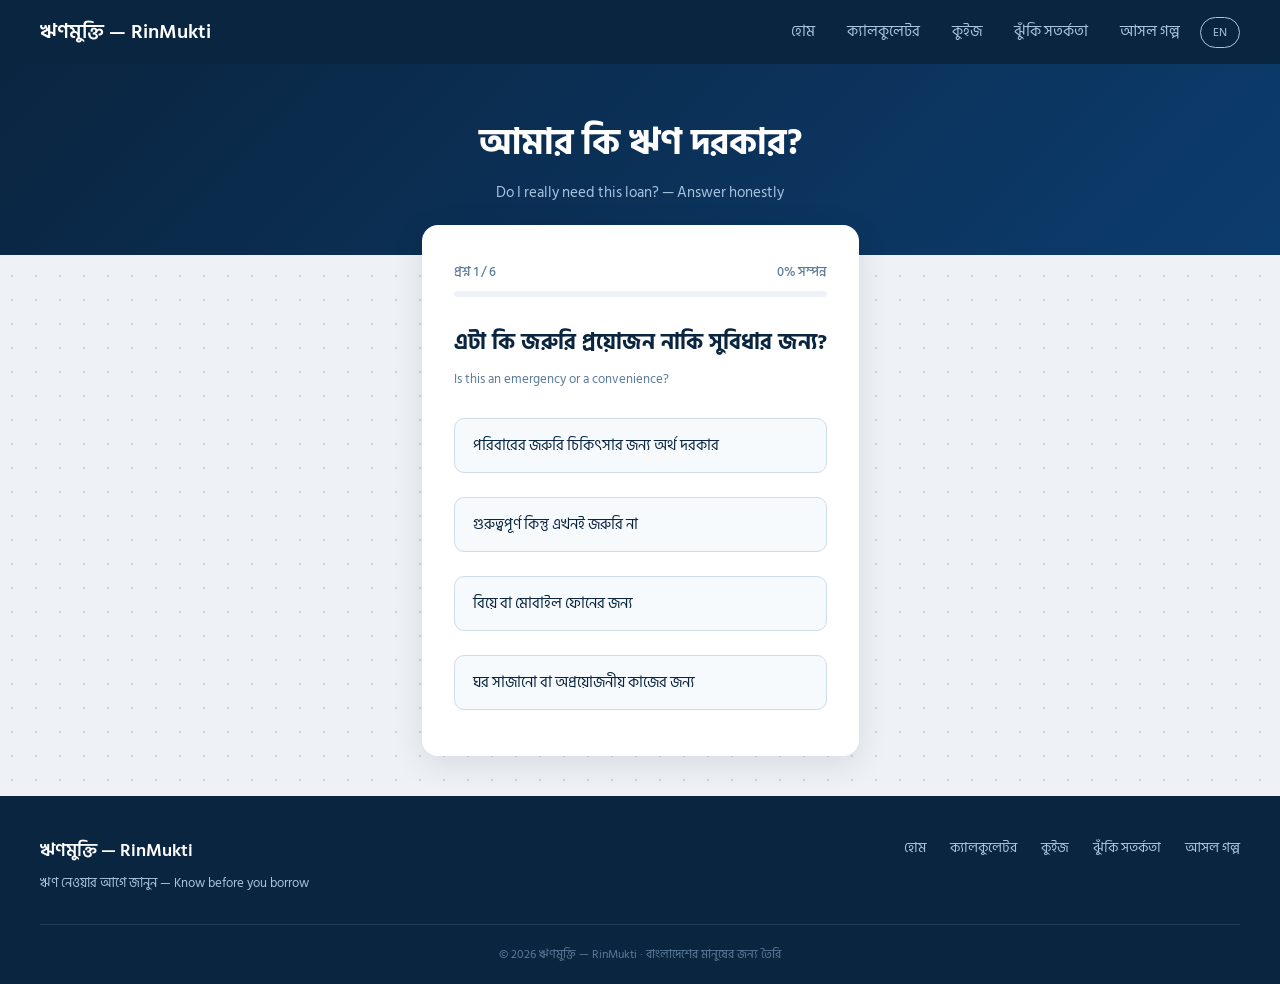
<file: quiz.html>
<!DOCTYPE html>
<html>

  <head>
    <title>ঋণ কুইজ — RinMukti</title>
    <link rel="stylesheet" href="style.css">
    
  </head>

  <body class="dark-page"></body>

    <!-- NAVBAR -->
    <nav class="navbar">
  <a href="index.html" class="nav-logo">ঋণমুক্তি — RinMukti</a>
  <div class="nav-links">
    <a href="index.html">হোম</a>
    <a href="calculator.html">ক্যালকুলেটর</a>
    <a href="quiz.html">কুইজ</a>
    <a href="danger.html">ঝুঁকি সতর্কতা</a>
    <a href="stories.html">আসল গল্প</a>
    <button class="lang-toggle" id="langToggle" onclick="toggleLanguage()">EN</button>
  </div>
</nav>

    <!-- HERO -->
    <div class="calc-hero">
      <h1>আমার কি ঋণ দরকার?</h1>
      <p>Do I really need this loan? — Answer honestly</p>
    </div>

    <!-- QUIZ -->
    <div class="quiz-container">
      <div id="quiz-box"></div>
      <div id="quiz-result"></div>
    </div>

    <script src="quiz.js"></script>

    <!-- FOOTER -->
<footer class="footer">
  <div class="footer-top">
    <div class="footer-brand">
      <div class="footer-logo">ঋণমুক্তি — RinMukti</div>
      <p class="footer-tagline">ঋণ নেওয়ার আগে জানুন — Know before you borrow</p>
    </div>
    <div class="footer-links">
      <a href="index.html">হোম</a>
      <a href="calculator.html">ক্যালকুলেটর</a>
      <a href="quiz.html">কুইজ</a>
      <a href="danger.html">ঝুঁকি সতর্কতা</a>
      <a href="stories.html">আসল গল্প</a>
    </div>
  </div>
  <div class="footer-bottom">
    <p>© 2026 ঋণমুক্তি — RinMukti · বাংলাদেশের মানুষের জন্য তৈরি</p>
  </div>
</footer>
<script src="lang.js"></script>

  </body>

</html>
</file>
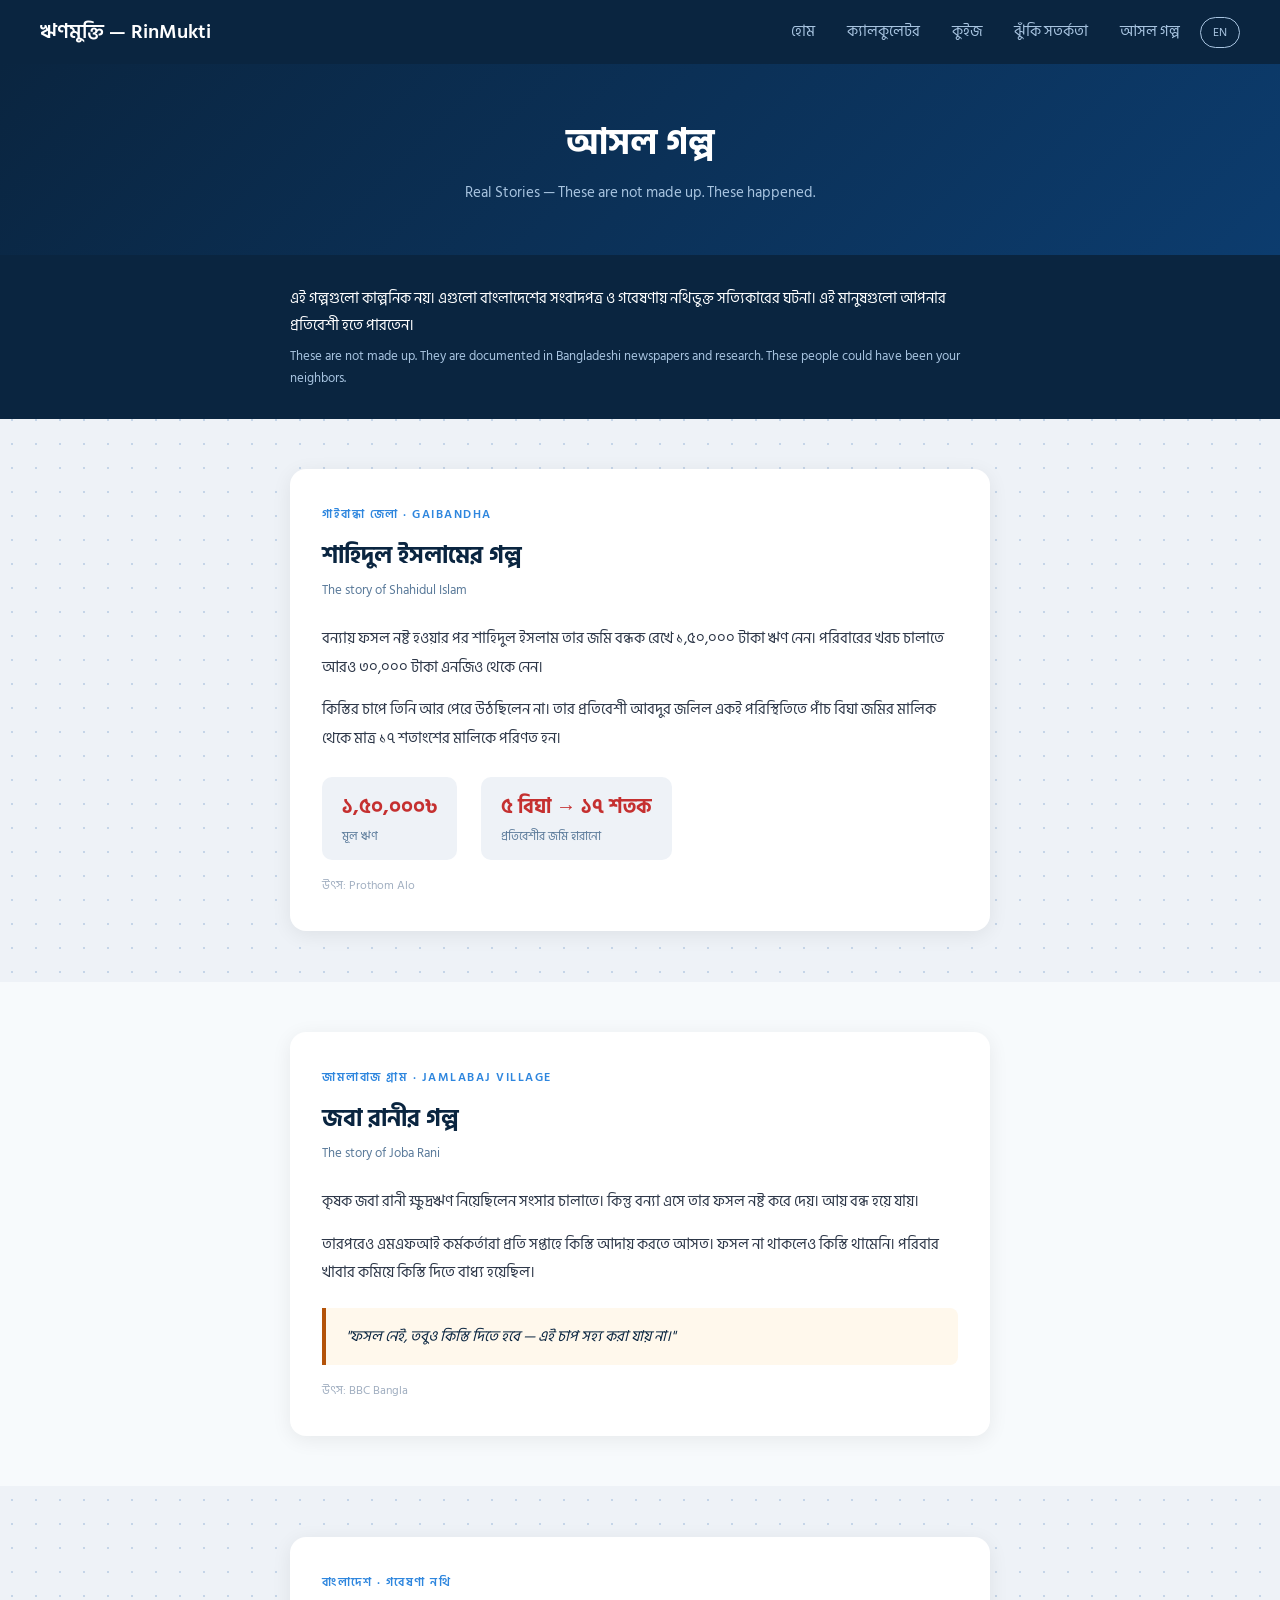
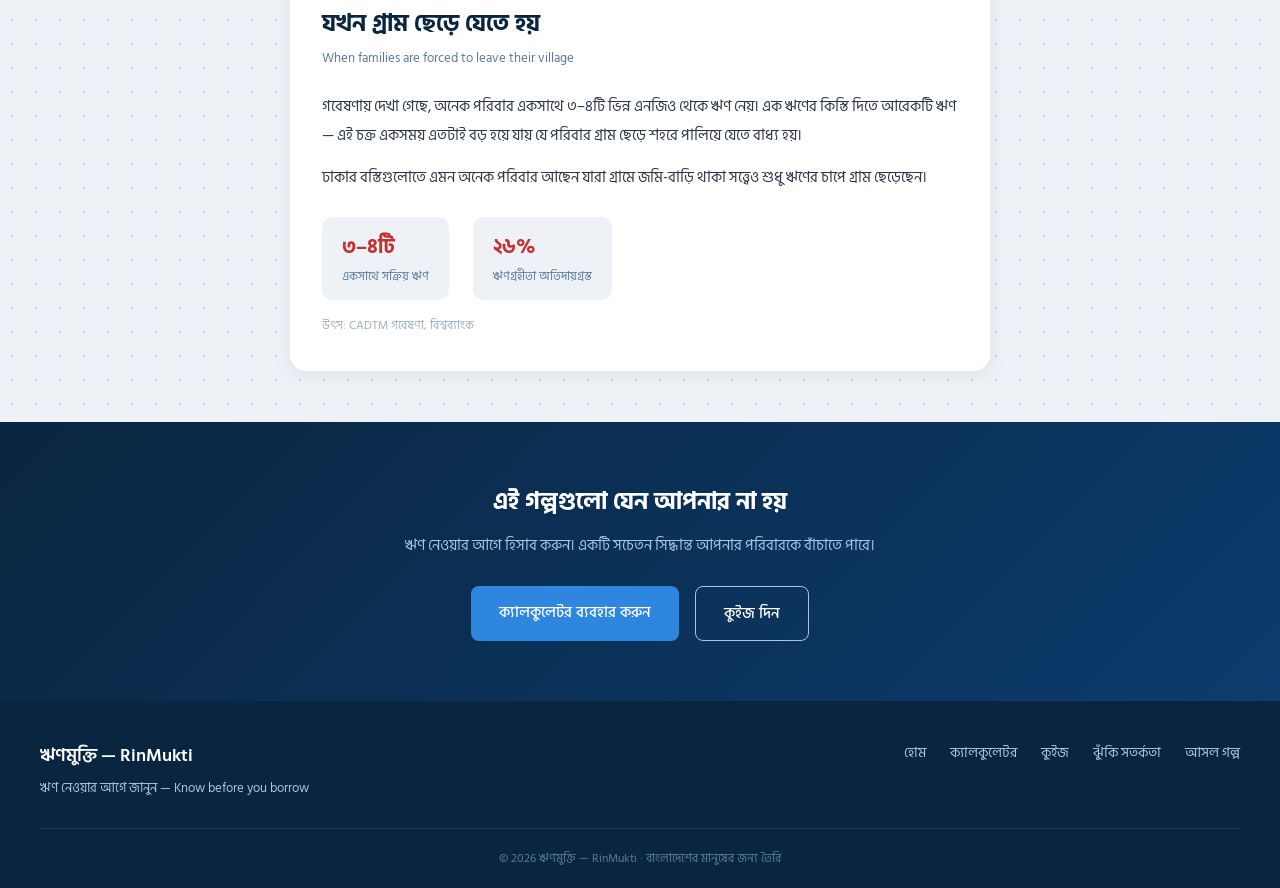
<file: stories.html>
<!DOCTYPE html>
<html>

  <head>
    <title>আসল গল্প — RinMukti</title>
    <link rel="stylesheet" href="style.css">
    
  </head>

  <body>

    <nav class="navbar">
  <a href="index.html" class="nav-logo">ঋণমুক্তি — RinMukti</a>
  <div class="nav-links">
    <a href="index.html">হোম</a>
    <a href="calculator.html">ক্যালকুলেটর</a>
    <a href="quiz.html">কুইজ</a>
    <a href="danger.html">ঝুঁকি সতর্কতা</a>
    <a href="stories.html">আসল গল্প</a>
    <button class="lang-toggle" id="langToggle" onclick="toggleLanguage()">EN</button>
  </div>
</nav>

    <div class="calc-hero">
      <h1>আসল গল্প</h1>
      <p>Real Stories — These are not made up. These happened.</p>
    </div>

    <!-- STORIES GO HERE -->

    <!-- INTRO -->
<div class="stories-intro">
  <div class="danger-container">
    <p class="stories-intro-text">এই গল্পগুলো কাল্পনিক নয়। এগুলো বাংলাদেশের সংবাদপত্র ও গবেষণায় নথিভুক্ত সত্যিকারের ঘটনা। এই মানুষগুলো আপনার প্রতিবেশী হতে পারতেন।</p>
    <p class="stories-intro-en">These are not made up. They are documented in Bangladeshi newspapers and research. These people could have been your neighbors.</p>
  </div>
</div>

<!-- STORY 1 -->
<section class="story-section">
  <div class="danger-container">
    <div class="story-card">
      <div class="story-tag">গাইবান্ধা জেলা · Gaibandha</div>
      <h2 class="story-name">শাহিদুল ইসলামের গল্প</h2>
      <p class="story-name-en">The story of Shahidul Islam</p>
      <div class="story-body">
        <p>বন্যায় ফসল নষ্ট হওয়ার পর শাহিদুল ইসলাম তার জমি বন্ধক রেখে ১,৫০,০০০ টাকা ঋণ নেন। পরিবারের খরচ চালাতে আরও ৩০,০০০ টাকা এনজিও থেকে নেন।</p>
        <p>কিস্তির চাপে তিনি আর পেরে উঠছিলেন না। তার প্রতিবেশী আবদুর জলিল একই পরিস্থিতিতে পাঁচ বিঘা জমির মালিক থেকে মাত্র ১৭ শতাংশের মালিকে পরিণত হন।</p>
      </div>
      <div class="story-numbers">
        <div class="story-num-item">
          <span class="num">১,৫০,০০০৳</span>
          <span class="num-label">মূল ঋণ</span>
        </div>
        <div class="story-num-item">
          <span class="num">৫ বিঘা → ১৭ শতক</span>
          <span class="num-label">প্রতিবেশীর জমি হারানো</span>
        </div>
      </div>
      <div class="story-source">উৎস: Prothom Alo</div>
    </div>
  </div>
</section>

<!-- STORY 2 -->
<section class="story-section" style="background-color: #F7FAFC;">
  <div class="danger-container">
    <div class="story-card">
      <div class="story-tag">জামলাবাজ গ্রাম · Jamlabaj Village</div>
      <h2 class="story-name">জবা রানীর গল্প</h2>
      <p class="story-name-en">The story of Joba Rani</p>
      <div class="story-body">
        <p>কৃষক জবা রানী ক্ষুদ্রঋণ নিয়েছিলেন সংসার চালাতে। কিন্তু বন্যা এসে তার ফসল নষ্ট করে দেয়। আয় বন্ধ হয়ে যায়।</p>
        <p>তারপরেও এমএফআই কর্মকর্তারা প্রতি সপ্তাহে কিস্তি আদায় করতে আসত। ফসল না থাকলেও কিস্তি থামেনি। পরিবার খাবার কমিয়ে কিস্তি দিতে বাধ্য হয়েছিল।</p>
      </div>
      <div class="story-quote">
        "ফসল নেই, তবুও কিস্তি দিতে হবে — এই চাপ সহ্য করা যায় না।"
      </div>
      <div class="story-source">উৎস: BBC Bangla</div>
    </div>
  </div>
</section>

<!-- STORY 3 -->
<section class="story-section">
  <div class="danger-container">
    <div class="story-card">
      <div class="story-tag">বাংলাদেশ · গবেষণা নথি</div>
      <h2 class="story-name">যখন গ্রাম ছেড়ে যেতে হয়</h2>
      <p class="story-name-en">When families are forced to leave their village</p>
      <div class="story-body">
        <p>গবেষণায় দেখা গেছে, অনেক পরিবার একসাথে ৩–৪টি ভিন্ন এনজিও থেকে ঋণ নেয়। এক ঋণের কিস্তি দিতে আরেকটি ঋণ — এই চক্র একসময় এতটাই বড় হয়ে যায় যে পরিবার গ্রাম ছেড়ে শহরে পালিয়ে যেতে বাধ্য হয়।</p>
        <p>ঢাকার বস্তিগুলোতে এমন অনেক পরিবার আছেন যারা গ্রামে জমি-বাড়ি থাকা সত্ত্বেও শুধু ঋণের চাপে গ্রাম ছেড়েছেন।</p>
      </div>
      <div class="story-numbers">
        <div class="story-num-item">
          <span class="num">৩–৪টি</span>
          <span class="num-label">একসাথে সক্রিয় ঋণ</span>
        </div>
        <div class="story-num-item">
          <span class="num">২৬%</span>
          <span class="num-label">ঋণগ্রহীতা অতিদায়গ্রস্ত</span>
        </div>
      </div>
      <div class="story-source">উৎস: CADTM গবেষণা, বিশ্বব্যাংক</div>
    </div>
  </div>
</section>

<!-- CLOSING CTA -->
<section class="stories-cta">
  <div class="danger-container">
    <h2>এই গল্পগুলো যেন আপনার না হয়</h2>
    <p>ঋণ নেওয়ার আগে হিসাব করুন। একটি সচেতন সিদ্ধান্ত আপনার পরিবারকে বাঁচাতে পারে।</p>
    <div class="stories-cta-buttons">
      <a href="calculator.html" class="btn-primary">ক্যালকুলেটর ব্যবহার করুন</a>
      <a href="quiz.html" class="btn-secondary">কুইজ দিন</a>
    </div>
  </div>
</section>

    <footer class="footer">
  <div class="footer-top">
    <div class="footer-brand">
      <div class="footer-logo">ঋণমুক্তি — RinMukti</div>
      <p class="footer-tagline">ঋণ নেওয়ার আগে জানুন — Know before you borrow</p>
    </div>
    <div class="footer-links">
      <a href="index.html">হোম</a>
      <a href="calculator.html">ক্যালকুলেটর</a>
      <a href="quiz.html">কুইজ</a>
      <a href="danger.html">ঝুঁকি সতর্কতা</a>
      <a href="stories.html">আসল গল্প</a>
    </div>
  </div>
  <div class="footer-bottom">
    <p>© 2026 ঋণমুক্তি — RinMukti · বাংলাদেশের মানুষের জন্য তৈরি</p>
  </div>
</footer>
<script src="lang.js"></script>
  </body>

</html>
</file>
<file: style.css>
@import url('https://fonts.googleapis.com/css2?family=Hind+Siliguri:wgft@400;500;600&display=swap');

* {
    box-sizing: border-bos;
    margin: 0;
    padding: 0;
}

body {
    font-family: 'Hind Siliguri', Arial, sans-serif;
    background-color: #EEF2F7;
    padding: 20px;

}

.header {
    text-align: center;
    padding: 30px 20px;
    margin-bottom: 24px;

}

.header h1 {
    font-size: 32px;
    color: #0C3C6E;
    font-weight: 600;
    margin-bottom: 6px;
}

.header p {
    font-size: 15px;
    color:#5A7A9A;
}

.calculator {
  background-color: #ffffff;
  max-width: 620px;
  width: 90%;
  margin: -30px auto 20px;
  padding: 32px;
  border-radius: 16px;
  box-shadow: 0 8px 32px rgba(0, 0, 0, 0.12);
  position: relative;
}

.label-bn {
    display: black;
    font-size: 15px;
    font-weight: 600;
    color: #0C3C6E;
    margin-bottom: 8px;
    margin-top: 18px;
}

.label-en {
    display: black;
    font-size: 12px;
    color: #8A9BB0;
    margin-bottom: 6px;
}

.field {
  margin-bottom: 16px;
  display: block;
  width: 100%;
}

.field span {
  display: block;
}

input, select {
  display: block;
  width: 100%;
  padding: 12px;
  font-size: 15px;
  border: 1.5px solid #D0DCE8;
  border-radius: 8px;
  background-color: #F7FAFC;
  color: #1a1a1a;
  margin-top: 4px;
}

input:focus, select:focus {
  outline: none;
  border-color: #185FA5;
  background-color: #ffffff;
}

button {
  width: 100%;
  padding: 14px;
  margin-top: 24px;
  background-color: #0C3C6E;
  color: white;
  font-size: 16px;
  font-family: 'Hind Siliguri', Arial, sans-serif;
  border: none;
  border-radius: 8px;
  cursor: pointer;
}

button:hover {
  background-color: #185FA5;
}

#results {
  background-color: #ffffff;
  max-width: 620px;
  width: 90%;
  margin: 0 auto 20px;
  padding: 28px 32px;
  border-radius: 16px;
  box-shadow: 0 4px 20px rgba(0, 0, 0, 0.08);
}

#results p {
  font-size: 15px;
  color: #1a1a1a;
  padding: 12px 0;
  border-bottom: 1px solid #EEF2F7;
  display: flex;
  justify-content: space-between;
}

#results p span {
  font-weight: 600;
  color: #0C3C6E;
}

.warning {
  background-color: #FFF0F0;
  border: 1.5px solid #E53E3E;
  border-radius: 8px;
  padding: 12px 16px;
  margin-top: 16px;
  color: #C53030;
  font-size: 14px;
  line-height: 1.6;
  display: none;
}

.warning.visible {
  display: block;
}

.navbar {
  display: flex;
  justify-content: space-between;
  align-items: center;
  padding: 16px 40px;
  background-color: #0A2540;
  position: sticky;
  top: 0;
  z-index: 100;
}

.nav-logo {
  font-size: 20px;
  font-weight: 600;
  color: #ffffff;
}

.nav-links a {
  color: #A8C4E0;
  text-decoration: none;
  margin-left: 28px;
  font-size: 15px;
}

.nav-links a:hover {
  color: #ffffff;
}

.hero {
  background: linear-gradient(rgba(10, 37, 64, 0.82), rgba(12, 60, 110, 0.82)),
              url('hero.jpg.png') center/cover no-repeat;
  min-height: 90vh;
  display: flex;
  flex-direction: column;
  justify-content: center;
  align-items: center;
  text-align: center;
  padding: 60px 24px;
}

.hero h1 {
  font-size: 28px;
  color: #ffffff;
  max-width: 700px;
  line-height: 1.6;
  margin-bottom: 12px;
}

.hero p {
  font-size: 15px;
  color: #A8C4E0;
  margin-bottom: 36px;
}

.hero-buttons {
  display: flex;
  gap: 16px;
  flex-wrap: wrap;
  justify-content: center;
}

.btn-primary {
  background-color: #2E86DE;
  color: white;
  padding: 14px 28px;
  border-radius: 8px;
  text-decoration: none;
  font-size: 15px;
  font-weight: 500;
}

.btn-primary:hover {
  background-color: #185FA5;
}

.btn-secondary {
  background-color: transparent;
  color: #ffffff;
  padding: 14px 28px;
  border-radius: 8px;
  text-decoration: none;
  font-size: 15px;
  font-weight: 500;
  border: 1.5px solid #A8C4E0;
}

.btn-secondary:hover {
  background-color: rgba(255,255,255,0.1);
}

.problem {
  background-color: #0A2540;
  color: white;
  text-align: center;
  padding: 60px 24px;
}

.problem h2 {
  font-size: 24px;
  margin-bottom: 16px;
  color: #A8C4E0;
}

.problem p {
  font-size: 16px;
  max-width: 650px;
  margin: 0 auto;
  line-height: 1.8;
  color: #ffffff;
}

.features {
  background-color: #EEF2F7;
  padding: 60px 24px;
  text-align: center;
}

.features h2 {
  font-size: 22px;
  color: #0C3C6E;
  margin-bottom: 4px;
}

.features-subtitle {
  font-size: 13px;
  color: #5A7A9A;
  margin-bottom: 32px;
}

.features-grid {
  display: grid;
  grid-template-columns: repeat(auto-fit, minmax(220px, 1fr));
  gap: 20px;
  max-width: 900px;
  margin: 0 auto;
}

.feature-link {
  text-decoration: none;
  color: inherit;
}

.feature-card {
  background: white;
  border-radius: 12px;
  padding: 28px 20px;
  box-shadow: 0 4px 12px rgba(0,0,0,0.06);
  transition: all 0.2s ease;
}

.feature-card:hover {
  transform: translateY(-4px);
  box-shadow: 0 8px 24px rgba(0,0,0,0.10);
}

.feature-icon {
  font-size: 36px;
  margin-bottom: 12px;
}

.feature-card h3 {
  font-size: 17px;
  color: #0C3C6E;
  margin-bottom: 8px;
}

.feature-card p {
  font-size: 14px;
  color: #5A7A9A;
  line-height: 1.6;
  margin-bottom: 16px;
}

.feature-cta {
  font-size: 13px;
  color: #2E86DE;
  font-weight: 500;
}

.cta {
  background: linear-gradient(135deg, #0A2540 0%, #0C3C6E 100%);
  text-align: center;
  padding: 60px 24px;
  margin-bottom: 0;
}

.cta h2 {
  font-size: 24px;
  color: #ffffff;
  margin-bottom: 12px;
}

.cta p {
  font-size: 15px;
  color: #A8C4E0;
  max-width: 600px;
  margin: 0 auto 28px;
  line-height: 1.7;
}

.calc-hero {
  background: linear-gradient(135deg, #0A2540 0%, #0C3C6E 100%);
  text-align: center;
  padding: 50px 24px;
  margin-bottom: 0;
}

.calc-hero h1 {
  font-size: 36px;
  color: #ffffff;
  margin-bottom: 8px;
}

.calc-hero p {
  font-size: 15px;
  color: #A8C4E0;
}

.results-title {
  font-size: 18px;
  color: #0C3C6E;
  text-align: center;
  margin-bottom: 20px;
}

.results-title span {
  display: block;
  font-size: 13px;
  color: #5A7A9A;
  font-weight: 400;
  margin-top: 4px;
}

.results-grid {
  display: grid;
  grid-template-columns: 1fr 1fr;
  gap: 12px;
  margin-bottom: 16px;
}

.result-card {
  border-radius: 10px;
  padding: 20px 16px;
  text-align: center;
}

.result-card.blue { background-color: #EBF4FF; }
.result-card.red { background-color: #FFF0F0; }
.result-card.dark { background-color: #EEF2F7; }
.result-card.orange { background-color: #FFF8EC; }

.result-label {
  font-size: 14px;
  font-weight: 600;
  color: #0C3C6E;
  margin-bottom: 2px;
}

.result-sublabel {
  font-size: 11px;
  color: #5A7A9A;
  margin-bottom: 10px;
}

.result-value {
  font-size: 22px;
  font-weight: 600;
  color: #0A2540;
}

.result-card.red .result-value { color: #C53030; }
.result-card.orange .result-value { color: #B45309; }

.calculator {
  background-color: #ffffff;
  max-width: 500px;
  margin: -30px auto 20px;
  padding: 32px;
  border-radius: 16px;
  box-shadow: 0 8px 32px rgba(0, 0, 0, 0.12);
  position: relative;
}

.calc-step {
  display: flex;
  align-items: center;
  gap: 8px;
  margin-bottom: 24px;
  padding-bottom: 16px;
  border-bottom: 1.5px solid #EEF2F7;
}

.step-dot {
  width: 8px;
  height: 8px;
  border-radius: 50%;
  background-color: #D0DCE8;
}

.step-dot.active {
  background-color: #0C3C6E;
  width: 24px;
  border-radius: 4px;
}

.step-text {
  font-size: 12px;
  color: #5A7A9A;
  margin-left: 4px;
}

body {
  font-family: 'Hind Siliguri', Arial, sans-serif;
  background-color: #EEF2F7;
  background-image: radial-gradient(#C5D5E8 1px, transparent 1px);
  background-size: 24px 24px;
  padding: 0;
  margin: 0;
}

.popup-overlay {
  display: none;
  position: fixed;
  top: 0;
  left: 0;
  width: 100%;
  height: 100%;
  background-color: rgba(0, 0, 0, 0.75);
  z-index: 1000;
  justify-content: center;
  align-items: center;
}

.popup-overlay.visible {
  display: flex;
}

.popup-card {
  background-color: #0A1628;
  border: 1.5px solid #E53E3E;
  border-radius: 16px;
  padding: 36px 32px;
  max-width: 480px;
  width: 90%;
  box-shadow: 0 0 40px rgba(229, 62, 62, 0.3);
}

.popup-header {
  font-size: 22px;
  font-weight: 600;
  color: #E53E3E;
  margin-bottom: 20px;
}

.popup-header span {
  display: block;
  font-size: 13px;
  color: #A8C4E0;
  font-weight: 400;
  margin-top: 4px;
}

.popup-bn {
  font-size: 15px;
  color: #ffffff;
  line-height: 1.8;
  margin-bottom: 12px;
}

.popup-en {
  font-size: 13px;
  color: #A8C4E0;
  line-height: 1.7;
  margin-bottom: 20px;
}

.popup-fact {
  background-color: rgba(229, 62, 62, 0.15);
  border-left: 3px solid #E53E3E;
  border-radius: 6px;
  padding: 14px 16px;
  margin-bottom: 24px;
}

.popup-fact span {
  display: block;
  font-size: 14px;
  color: #ffffff;
  line-height: 1.7;
}

.popup-fact span:last-child {
  color: #A8C4E0;
  font-size: 12px;
  margin-top: 4px;
}

.popup-buttons {
  display: flex;
  flex-direction: column;
  gap: 10px;
}

.btn-reconsider {
  width: 100%;
  padding: 13px;
  background-color: #1A6B3C;
  color: white;
  border: none;
  border-radius: 8px;
  font-size: 15px;
  font-family: 'Hind Siliguri', Arial, sans-serif;
  cursor: pointer;
}

.btn-reconsider:hover {
  background-color: #155730;
}

.btn-proceed {
  width: 100%;
  padding: 13px;
  background-color: transparent;
  color: #A8C4E0;
  border: 1px solid #4A5568;
  border-radius: 8px;
  font-size: 14px;
  font-family: 'Hind Siliguri', Arial, sans-serif;
  cursor: pointer;
}

.btn-proceed:hover {
  background-color: rgba(255,255,255,0.05);
}

.popup-card .popup-bn {
  color: #ffffff !important;
}

.popup-card .popup-en {
  color: #A8C4E0 !important;
}

.quiz-container {
  max-width: 600px;
  margin: 0 auto;
  padding: 0 24px 40px;
  flex: 1;
}

.quiz-card {
  background: white;
  border-radius: 16px;
  padding: 36px 32px;
  box-shadow: 0 8px 32px rgba(0,0,0,0.10);
  margin-top: -30px;
}

.quiz-progress {
  font-size: 13px;
  color: #5A7A9A;
  margin-bottom: 20px;
  font-weight: 500;
}

.quiz-question {
  font-size: 20px;
  color: #0A2540;
  line-height: 1.6;
  margin-bottom: 8px;
}

.quiz-english {
  font-size: 13px;
  color: #5A7A9A;
  margin-bottom: 28px;
}

.quiz-answer {
  display: block;
  width: 100%;
  padding: 14px 18px;
  margin-bottom: 10px;
  background-color: #F7FAFC;
  border: 1.5px solid #D0DCE8;
  border-radius: 10px;
  font-size: 15px;
  font-family: 'Hind Siliguri', Arial, sans-serif;
  color: #0A2540;
  text-align: left;
  cursor: pointer;
  transition: all 0.15s ease;
}

.quiz-answer:hover {
  background-color: #EBF4FF;
  border-color: #2E86DE;
  color: #0C3C6E;
}

.result-verdict {
  font-size: 22px;
  font-weight: 600;
  margin-bottom: 8px;
  line-height: 1.5;
}

.result-verdict-en {
  font-size: 14px;
  color: #5A7A9A;
  margin-bottom: 16px;
}

.result-score {
  font-size: 14px;
  color: #0A2540;
  background-color: #EEF2F7;
  padding: 10px 16px;
  border-radius: 8px;
  margin-bottom: 24px;
  display: inline-block;
}

.progress-top {
  display: flex;
  justify-content: space-between;
  font-size: 13px;
  color: #5A7A9A;
  margin-bottom: 8px;
}

.progress-bar-bg {
  width: 100%;
  height: 6px;
  background-color: #EEF2F7;
  border-radius: 99px;
  margin-bottom: 28px;
}

.progress-bar-fill {
  height: 6px;
  background-color: #2E86DE;
  border-radius: 99px;
  transition: width 0.4s ease;
}

.quiz-card {
  background: #ffffff;
  border-radius: 16px;
  padding: 36px 32px;
  box-shadow: 0 8px 32px rgba(0,0,0,0.10);
  margin-top: -30px;
}

.quiz-question {
  font-size: 22px;
  color: #0A2540;
  line-height: 1.6;
  margin-bottom: 8px;
}

.quiz-english {
  font-size: 13px;
  color: #5A7A9A;
  margin-bottom: 28px;
}

.quiz-answer {
  display: block;
  width: 100%;
  padding: 14px 18px;
  margin-bottom: 10px;
  background-color: #F7FAFC;
  border: 1.5px solid #D0DCE8;
  border-radius: 10px;
  font-size: 15px;
  font-family: 'Hind Siliguri', Arial, sans-serif;
  color: #0A2540;
  text-align: left;
  cursor: pointer;
  transition: all 0.15s ease;
}

.quiz-answer:hover {
  background-color: #EBF4FF;
  border-color: #2E86DE;
  color: #0C3C6E;
}
.result-icon {
  font-size: 48px;
  margin-bottom: 16px;
  text-align: center;
}

.result-score-bar {
  width: 100%;
  height: 8px;
  background-color: rgba(255,255,255,0.15);
  border-radius: 99px;
  margin: 16px 0 8px;
}

.result-score-fill {
  height: 8px;
  border-radius: 99px;
  transition: width 0.6s ease;
}

.result-score {
  font-size: 13px;
  color: #A8C4E0;
  margin-bottom: 24px;
}

.result-verdict {
  font-size: 20px;
  font-weight: 600;
  margin-bottom: 8px;
  line-height: 1.5;
}

.result-verdict-en {
  font-size: 13px;
  color: #A8C4E0;
  margin-bottom: 4px;
}



.dark-page {
  background-color: #EEF2F7;
  background-image: radial-gradient(#C5D5E8 1px, transparent 1px);
  background-size: 24px 24px;
  min-height: 100vh;
  display: flex;
  flex-direction: column;
}

.footer {
  background-color: #0A2540;
  margin-top: 0;
  padding: 40px 40px 20px;
}

.footer-top {
  display: flex;
  justify-content: space-between;
  align-items: flex-start;
  margin-bottom: 30px;
  flex-wrap: wrap;
  gap: 20px;
}

.footer-logo {
  font-size: 18px;
  font-weight: 600;
  color: #ffffff;
  margin-bottom: 8px;
}

.footer-tagline {
  font-size: 13px;
  color: #A8C4E0;
  line-height: 1.6;
}

.footer-links {
  display: flex;
  gap: 24px;
}

.footer-links a {
  color: #A8C4E0;
  text-decoration: none;
  font-size: 14px;
}

.footer-links a:hover {
  color: #ffffff;
}

.footer-bottom {
  border-top: 1px solid rgba(255,255,255,0.1);
  padding-top: 20px;
  text-align: center;
}

.footer-bottom p {
  font-size: 12px;
  color: #5A7A9A;
}

a.nav-logo {
  text-decoration: none;
  color: #ffffff;
}

@media (max-width: 768px) {

  .navbar {
    padding: 12px 16px;
  }

  .nav-links a {
    margin-left: 12px;
    font-size: 12px;
  }

  .hero h1 {
    font-size: 20px;
    line-height: 1.5;
  }

  .hero p {
    font-size: 13px;
  }

  .hero-buttons {
    flex-direction: column;
    width: 100%;
    gap: 10px;
  }

  .btn-primary, .btn-secondary {
    width: 100%;
    text-align: center;
  }

  .calc-hero h1 {
    font-size: 26px;
  }

  .calculator {
    margin: -20px 12px 0;
    padding: 20px 14px;
    border-radius: 12px;
  }

  #results {
    margin: 12px 12px 0;
    padding: 20px 14px;
    border-radius: 12px;
  }

  .results-grid {
    grid-template-columns: 1fr 1fr;
    gap: 8px;
  }

  .result-value {
    font-size: 18px;
  }

  .quiz-container {
    padding: 0 12px 0;
  }

  .quiz-card {
    padding: 24px 16px;
    margin-top: -20px;
    border-radius: 12px;
  }

  .features-grid {
    grid-template-columns: 1fr;
  }

  .feature-card {
    padding: 20px 16px;
  }

  .footer {
    padding: 24px 16px 16px;
    margin-top: 40px;
  }

  .footer-top {
    flex-direction: column;
    gap: 16px;
  }

  .footer-links {
    flex-direction: row;
    gap: 16px;
  }

  .popup-card {
    padding: 24px 16px;
    width: 92%;
  }

  .popup-buttons {
    gap: 8px;
  }

  .problem {
    padding: 40px 16px;
  }

  .features {
    padding: 40px 16px;
  }

  .cta {
    padding: 40px 16px;
  }

}
html, body {
  margin: 0;
  padding: 0;
  overflow-x: hidden;
}

.calculator-page {
  display: flex;
  flex-direction: column;
  min-height: 100vh;
}

.calculator-page .footer {
  margin-top: auto;
}

.dark-page {
  display: flex;
  flex-direction: column;
  min-height: 100vh;
}

.dark-page .footer {
  margin-top: auto;
}

.danger-section {
  padding: 60px 24px;
  border-bottom: 1px solid #EEF2F7;
}

.danger-container {
  max-width: 700px;
  margin: 0 auto;
}

.section-label {
  font-size: 12px;
  font-weight: 600;
  color: #2E86DE;
  letter-spacing: 2px;
  text-transform: uppercase;
  margin-bottom: 10px;
}

.section-title-bn {
  font-size: 22px;
  color: #0A2540;
  line-height: 1.5;
  margin-bottom: 6px;
}

.section-title-en {
  font-size: 14px;
  color: #5A7A9A;
  margin-bottom: 36px;
}

.trap-steps {
  display: flex;
  flex-direction: column;
  align-items: flex-start;
}

.trap-step {
  display: flex;
  gap: 16px;
  align-items: flex-start;
  background: #F7FAFC;
  border-radius: 10px;
  padding: 18px 20px;
  width: 100%;
}

.trap-step.danger {
  background: #FFF0F0;
  border-left: 4px solid #E53E3E;
}

.trap-step.final {
  background: #1a1a2e;
  color: white;
}

.trap-step.final h3,
.trap-step.final p {
  color: white;
}

.step-number {
  font-size: 20px;
  font-weight: 700;
  color: #0C3C6E;
  min-width: 32px;
}

.trap-step.final .step-number {
  color: #E53E3E;
}

.step-content h3 {
  font-size: 15px;
  color: #0A2540;
  margin-bottom: 4px;
}

.step-content p {
  font-size: 14px;
  color: #5A7A9A;
  line-height: 1.6;
}

.trap-arrow {
  font-size: 20px;
  color: #E53E3E;
  margin: 6px 0 6px 16px;
}

.stats-grid {
  display: grid;
  grid-template-columns: repeat(auto-fit, minmax(200px, 1fr));
  gap: 16px;
  margin-bottom: 24px;
}

.stat-card {
  background: rgba(255, 255, 255, 0.07);
  border-radius: 12px;
  padding: 24px 20px;
  text-align: center;
  border: 1px solid rgba(255,255,255,0.1);
}

.stat-card.highlight {
  background: rgba(229, 62, 62, 0.15);
  border: 1px solid rgba(229, 62, 62, 0.4);
}

.stat-number {
  font-size: 28px;
  font-weight: 700;
  color: #ffffff;
  margin-bottom: 8px;
}

.stat-label-bn {
  font-size: 14px;
  color: #A8C4E0;
  font-weight: 600;
  margin-bottom: 4px;
}

.stat-label-en {
  font-size: 12px;
  color: #6A8BA8;
  line-height: 1.5;
}

.stats-source {
  font-size: 12px;
  color: #6A8BA8;
  text-align: center;
  margin-top: 8px;
}

.warning-list {
  display: flex;
  flex-direction: column;
  gap: 12px;
  margin-bottom: 28px;
}

.warning-item {
  display: flex;
  gap: 16px;
  align-items: flex-start;
  background: #FFF8F8;
  border-left: 4px solid #E53E3E;
  border-radius: 0 10px 10px 0;
  padding: 18px 20px;
}

.warning-icon {
  font-size: 24px;
  min-width: 36px;
}

.warning-text h3 {
  font-size: 15px;
  color: #0A2540;
  margin-bottom: 4px;
}

.warning-text p {
  font-size: 14px;
  color: #5A7A9A;
  line-height: 1.6;
}

.warning-callout {
  background: #FFF0F0;
  border: 1.5px solid #E53E3E;
  border-radius: 10px;
  padding: 18px 20px;
  font-size: 14px;
  color: #C53030;
  line-height: 1.7;
}

.alt-grid {
  display: grid;
  grid-template-columns: repeat(auto-fit, minmax(200px, 1fr));
  gap: 16px;
}

.alt-card {
  background: #ffffff;
  border-radius: 12px;
  padding: 24px 18px;
  box-shadow: 0 2px 12px rgba(0,0,0,0.06);
}

.alt-icon {
  font-size: 28px;
  margin-bottom: 10px;
}

.alt-card h3 {
  font-size: 15px;
  color: #0A2540;
  margin-bottom: 8px;
}

.alt-desc-bn {
  font-size: 13px;
  color: #5A7A9A;
  line-height: 1.6;
  margin-bottom: 12px;
}

.alt-tag {
  font-size: 12px;
  font-weight: 600;
  padding: 4px 10px;
  border-radius: 20px;
  display: inline-block;
}

.alt-tag.good {
  background: #E6F4EA;
  color: #2D6A4F;
}

.alt-tag.neutral {
  background: #FFF8EC;
  color: #B45309;
}

.steps-list {
  display: flex;
  flex-direction: column;
  gap: 16px;
}

.action-step {
  display: flex;
  gap: 20px;
  align-items: flex-start;
  background: #F7FAFC;
  border-radius: 12px;
  padding: 22px 20px;
}

.action-number {
  font-size: 22px;
  font-weight: 700;
  color: #2E86DE;
  min-width: 40px;
}

.action-content h3 {
  font-size: 15px;
  color: #0A2540;
  margin-bottom: 6px;
}

.action-content p {
  font-size: 14px;
  color: #5A7A9A;
  line-height: 1.7;
}

.sample-letter {
  background: #EBF4FF;
  border-left: 3px solid #2E86DE;
  border-radius: 0 8px 8px 0;
  padding: 14px 16px;
  margin-top: 12px;
}

.letter-label {
  font-size: 11px;
  font-weight: 600;
  color: #2E86DE;
  margin-bottom: 8px !important;
  text-transform: uppercase;
  letter-spacing: 1px;
}

.help-contacts {
  margin-top: 12px;
  display: flex;
  flex-direction: column;
  gap: 8px;
}

.contact-item {
  font-size: 14px;
  color: #0A2540;
  background: #EBF4FF;
  padding: 10px 14px;
  border-radius: 8px;
}

.stories-intro {
  background-color: #0A2540;
  padding: 30px 24px;
}

.stories-intro-text {
  font-size: 15px;
  color: #ffffff;
  line-height: 1.8;
  margin-bottom: 6px;
}

.stories-intro-en {
  font-size: 13px;
  color: #A8C4E0;
}

.story-section {
  padding: 50px 24px;
  border-bottom: 1px solid #EEF2F7;
}

.story-card {
  background: #ffffff;
  border-radius: 16px;
  padding: 36px 32px;
  box-shadow: 0 4px 20px rgba(0,0,0,0.07);
}

.story-tag {
  font-size: 12px;
  font-weight: 600;
  color: #2E86DE;
  letter-spacing: 1.5px;
  text-transform: uppercase;
  margin-bottom: 12px;
}

.story-name {
  font-size: 24px;
  color: #0A2540;
  margin-bottom: 4px;
}

.story-name-en {
  font-size: 13px;
  color: #5A7A9A;
  margin-bottom: 24px;
}

.story-body p {
  font-size: 15px;
  color: #2D3748;
  line-height: 1.9;
  margin-bottom: 14px;
}

.story-numbers {
  display: flex;
  gap: 24px;
  margin: 24px 0 16px;
  flex-wrap: wrap;
}

.story-num-item {
  display: flex;
  flex-direction: column;
  background: #EEF2F7;
  padding: 14px 20px;
  border-radius: 10px;
}

.num {
  font-size: 20px;
  font-weight: 700;
  color: #C53030;
}

.num-label {
  font-size: 12px;
  color: #5A7A9A;
  margin-top: 4px;
}

.story-quote {
  background: #FFF8EC;
  border-left: 4px solid #B45309;
  border-radius: 0 8px 8px 0;
  padding: 16px 20px;
  font-size: 15px;
  color: #0A2540;
  font-style: italic;
  line-height: 1.7;
  margin: 20px 0 16px;
}

.story-source {
  font-size: 12px;
  color: #A0AEC0;
  margin-top: 8px;
}

.stories-cta {
  background: linear-gradient(135deg, #0A2540 0%, #0C3C6E 100%);
  padding: 60px 24px;
  text-align: center;
}

.stories-cta h2 {
  font-size: 24px;
  color: #ffffff;
  margin-bottom: 12px;
}

.stories-cta p {
  font-size: 15px;
  color: #A8C4E0;
  margin-bottom: 28px;
}

.stories-cta-buttons {
  display: flex;
  gap: 16px;
  justify-content: center;
  flex-wrap: wrap;
}

.share-section {
  margin-top: 20px;
  padding-top: 20px;
  border-top: 1px solid #EEF2F7;
  text-align: center;
}

.share-label {
  font-size: 13px;
  color: #5A7A9A;
  margin-bottom: 12px;
}

.share-buttons {
  display: flex;
  gap: 10px;
  justify-content: center;
  flex-wrap: wrap;
}

.share-btn {
  padding: 11px 20px;
  border-radius: 8px;
  font-size: 14px;
  text-decoration: none;
  font-family: 'Hind Siliguri', Arial, sans-serif;
  font-weight: 500;
}

.share-btn.whatsapp {
  background-color: #25D366;
  color: white;
}

.share-btn.whatsapp:hover {
  background-color: #1DA851;
}

.share-btn.facebook {
  background-color: #1877F2;
  color: white;
}

.share-btn.facebook:hover {
  background-color: #1464D8;
}

.lang-toggle {
  background: transparent;
  border: 1.5px solid #A8C4E0;
  color: #A8C4E0;
  padding: 5px 12px;
  border-radius: 20px;
  font-size: 12px;
  font-family: 'Hind Siliguri', Arial, sans-serif;
  cursor: pointer;
  margin-left: 16px;
  width: auto;
  margin-top: 0;
}

.lang-toggle:hover {
  background: rgba(255,255,255,0.1);
  color: #ffffff;
  border-color: #ffffff;
}

.bangla-mode .label-en,
.bangla-mode .quiz-english,
.bangla-mode .result-sublabel,
.bangla-mode .calc-hero p,
.bangla-mode .hero p,
.bangla-mode .section-title-en,
.bangla-mode .story-name-en,
.bangla-mode .stories-intro-en,
.bangla-mode .footer-tagline,
.bangla-mode .share-label,
.bangla-mode .stats-source,
.bangla-mode .story-source,
.bangla-mode .alt-desc-en,
.bangla-mode .popup-en,
.bangla-mode .result-verdict-en {
  display: none;
}
</file>
